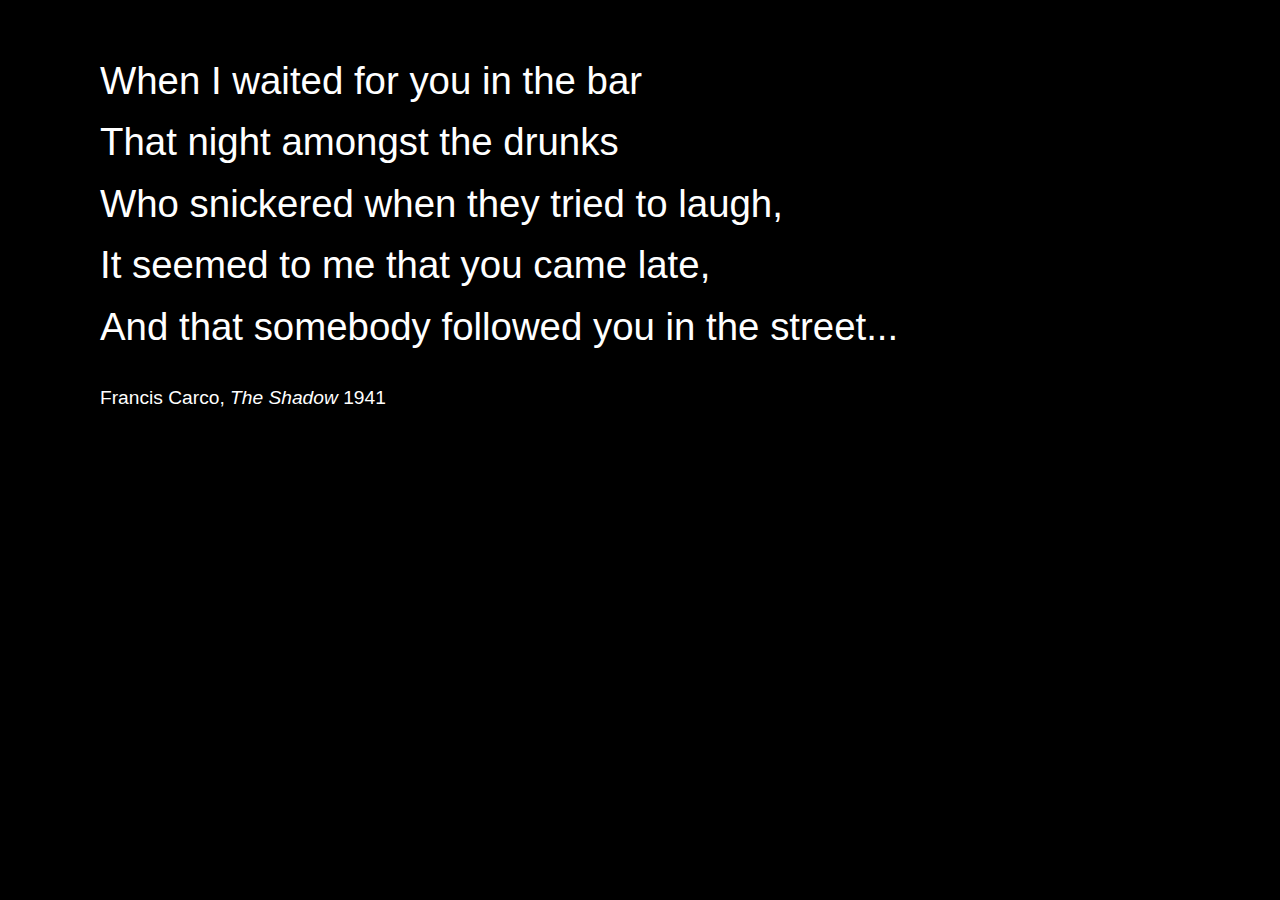
<file: unit_1/index.html>
<!DOCTYPE html>
<html>
<head>
	<title> Paris, Paris</title>
	<link rel="stylesheet" href="css/main.css" type="text/css">
</head>	
<body>
	
	<h1>When I waited for you in the bar<br>
	That night amongst the drunks<br>
	Who snickered when they tried to laugh,<br>
	It seemed to me that you came late,<br>
	And that somebody followed you in the street...</h1>

	<p>Francis Carco, <em>The Shadow </em>1941</p>

</body>
</html>
</file>
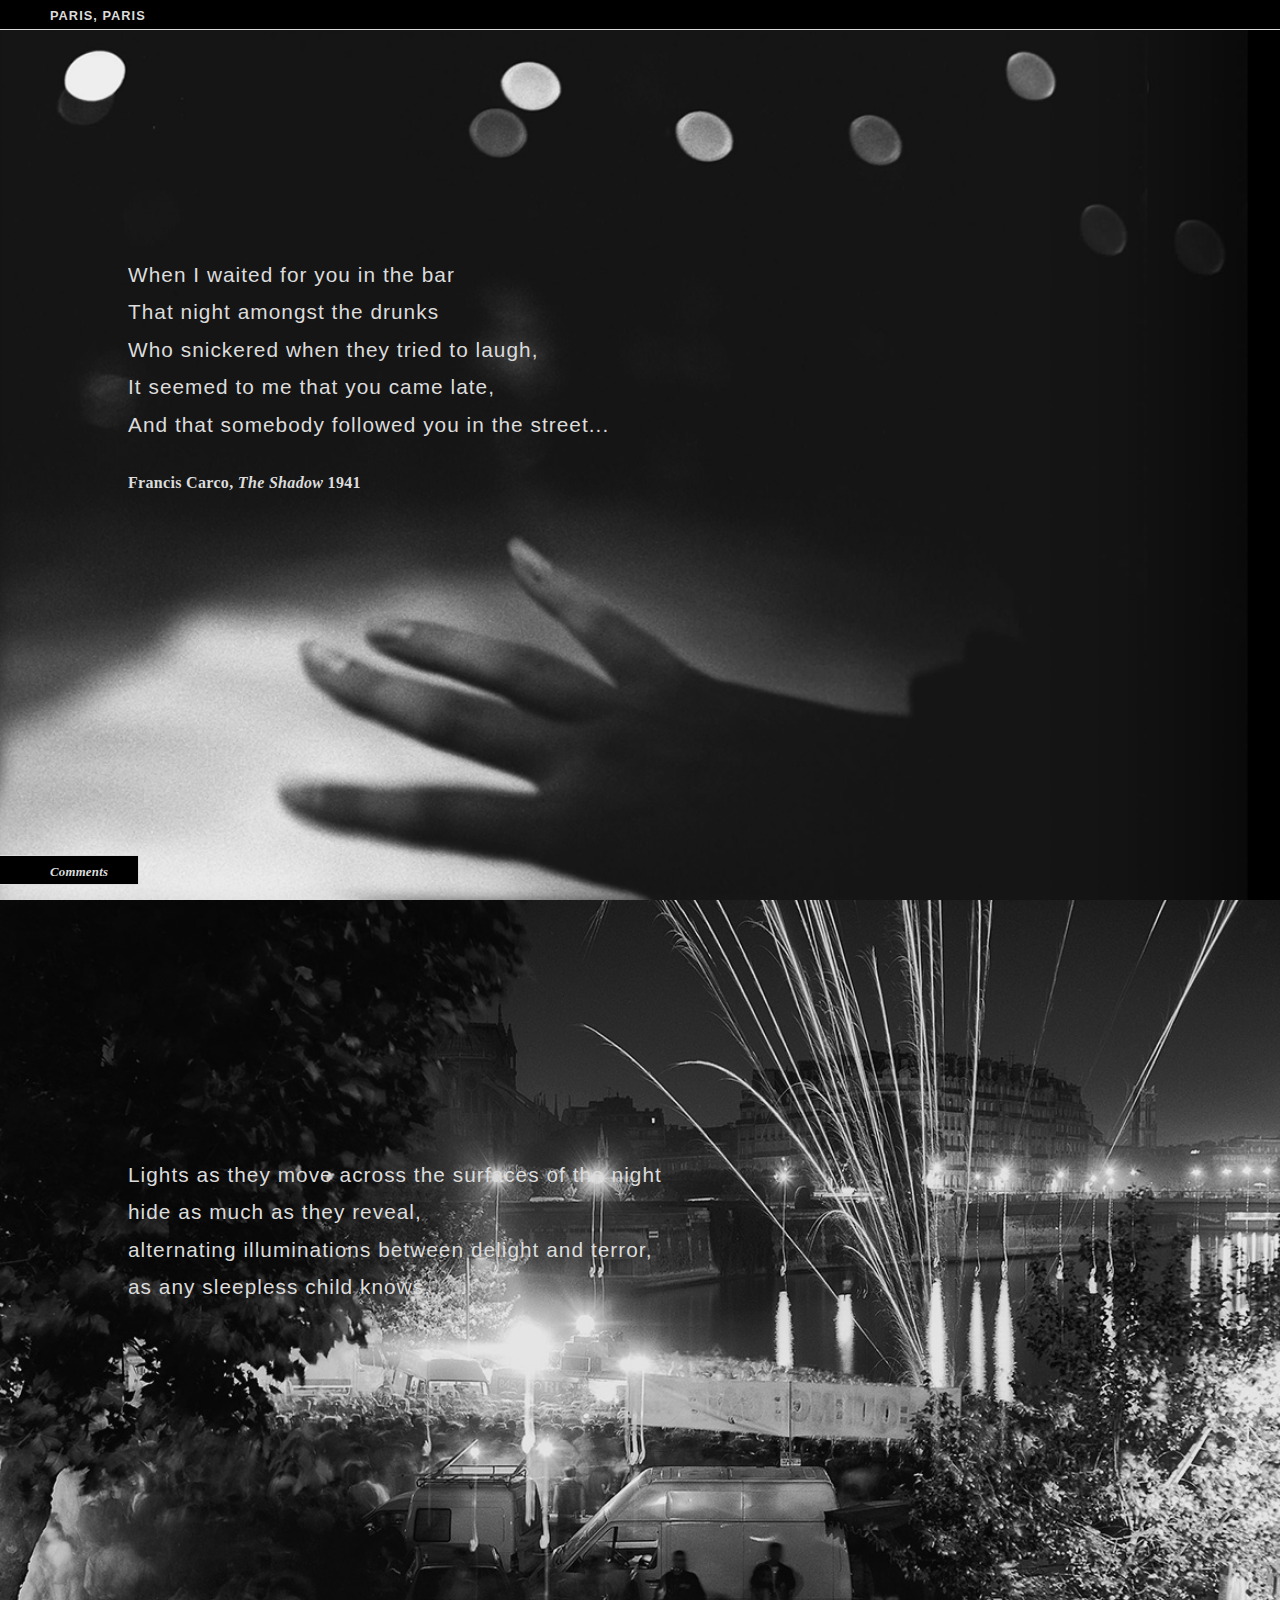
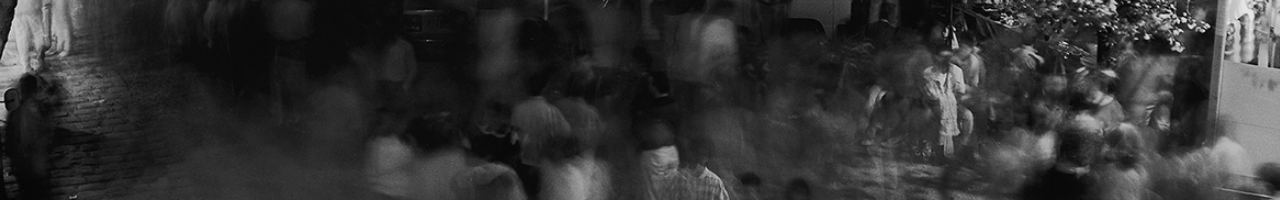
<file: unit_5/index.html>
<!DOCTYPE html>
<html>
<head>
	<title> Paris, Paris</title>
	<link rel="stylesheet" type="text/css" href="css/style.css" >
</head>	
<body>

	<div class="mother-container">
	<nav class="topnav-menu">PARIS, PARIS</nav>

	
	<header class="section" id="intro-dreamyhand"> 
	<h1 class="intro"> When I waited for you in the bar<br>
	That night amongst the drunks<br>
	Who snickered when they tried to laugh,<br>
	It seemed to me that you came late,<br>
	And that somebody followed you in the street...</h1>

	<h2 class="AuthRef"> Francis Carco, <em>The Shadow </em>1941</h2>
	</header>


	<header class="section" id="intro2-fireworks">
	<h1 class="intro"> Lights as they move across the surfaces of the night<br>
	hide as much as they reveal, <br>
	alternating illuminations between delight and terror,<br>
	as any sleepless child knows.</h1>
	</header>

	

	
	<footer class="footernav-comments"><em>Comments<em></footer>
	
	</div>
</body>
</html>
</file>
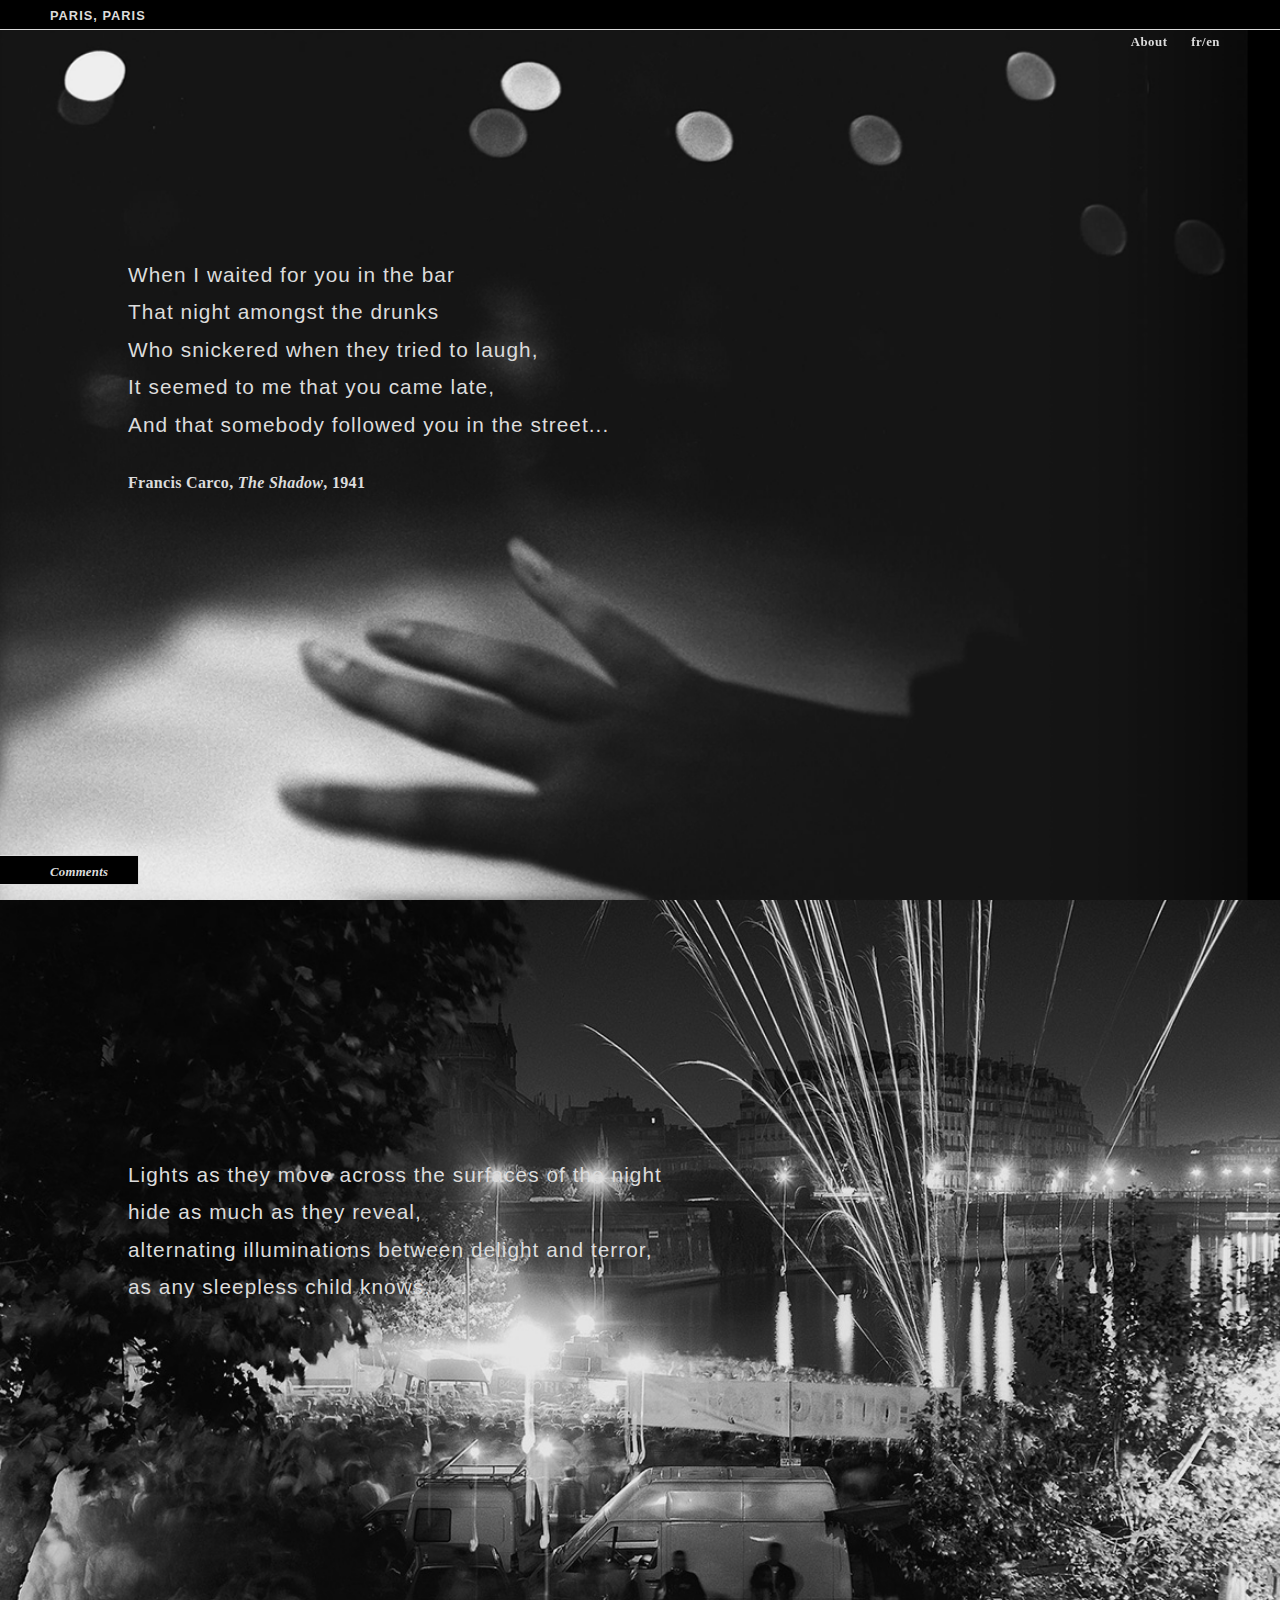
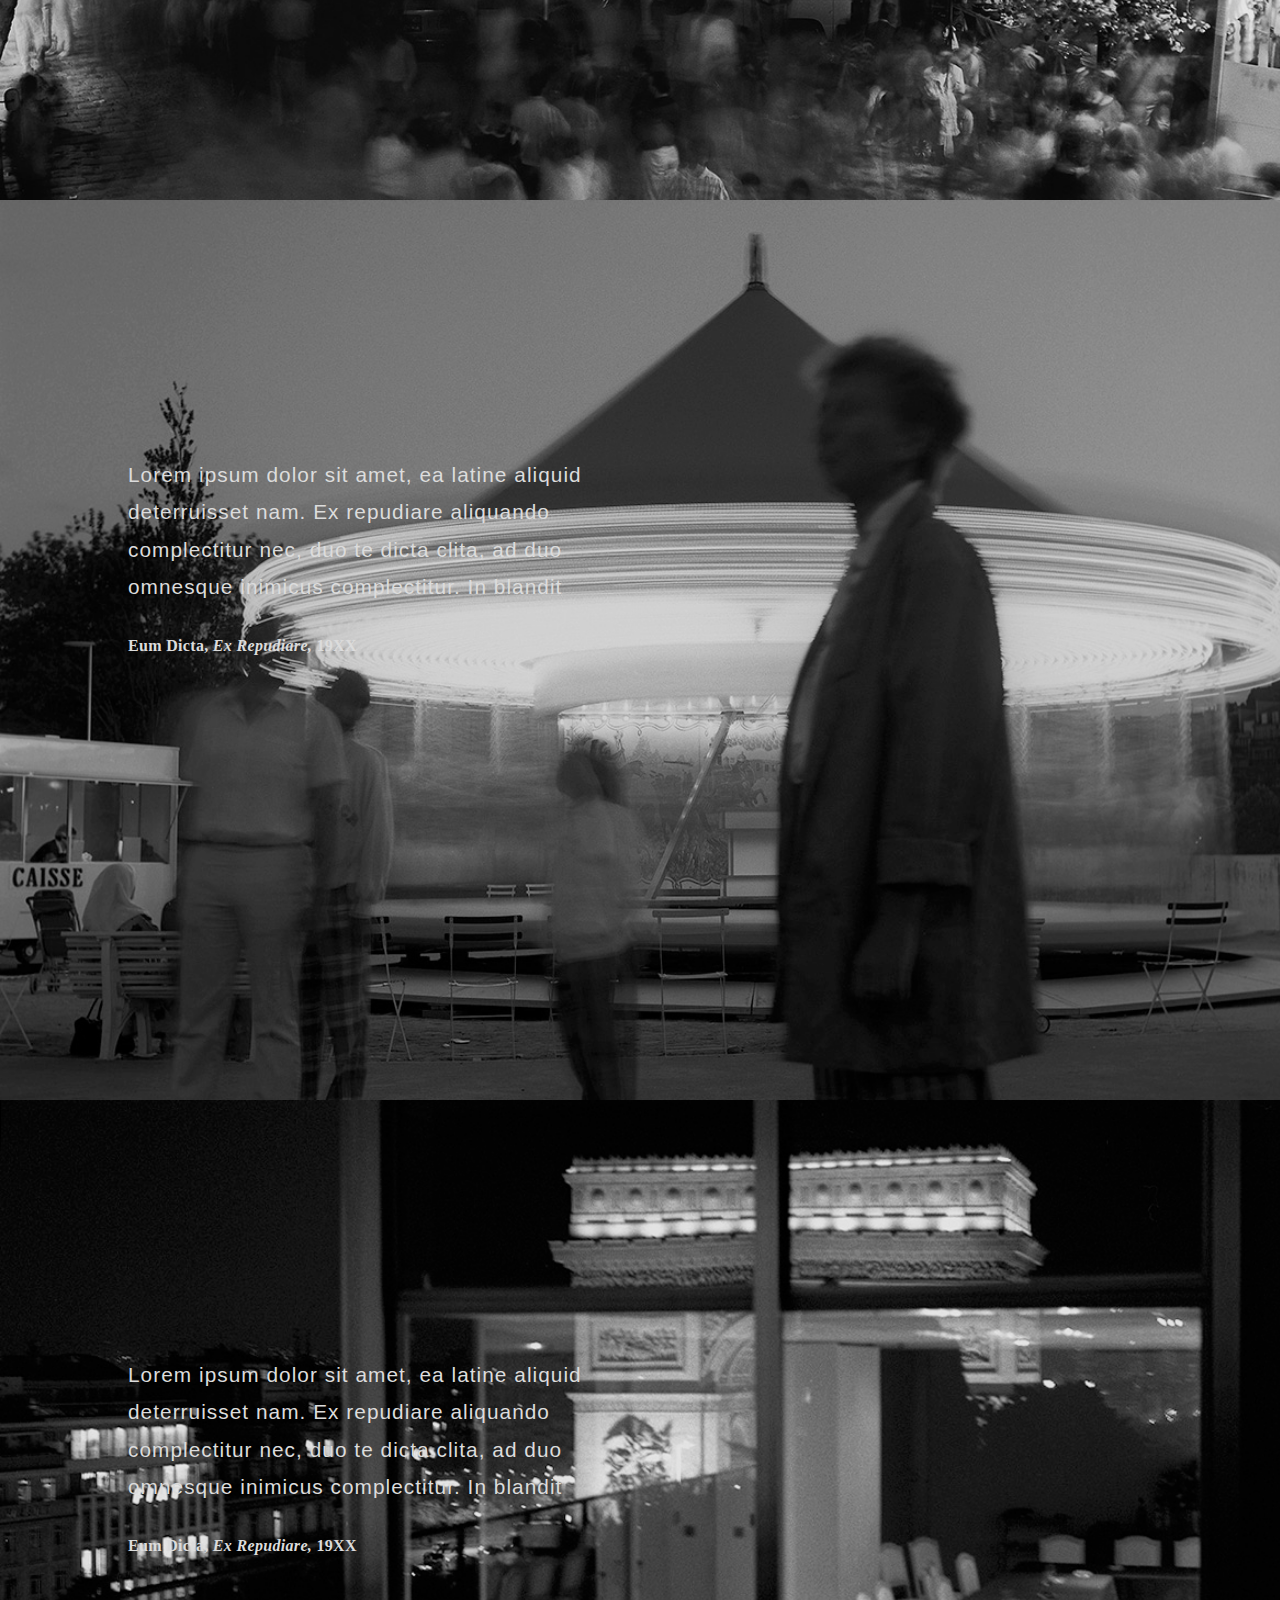
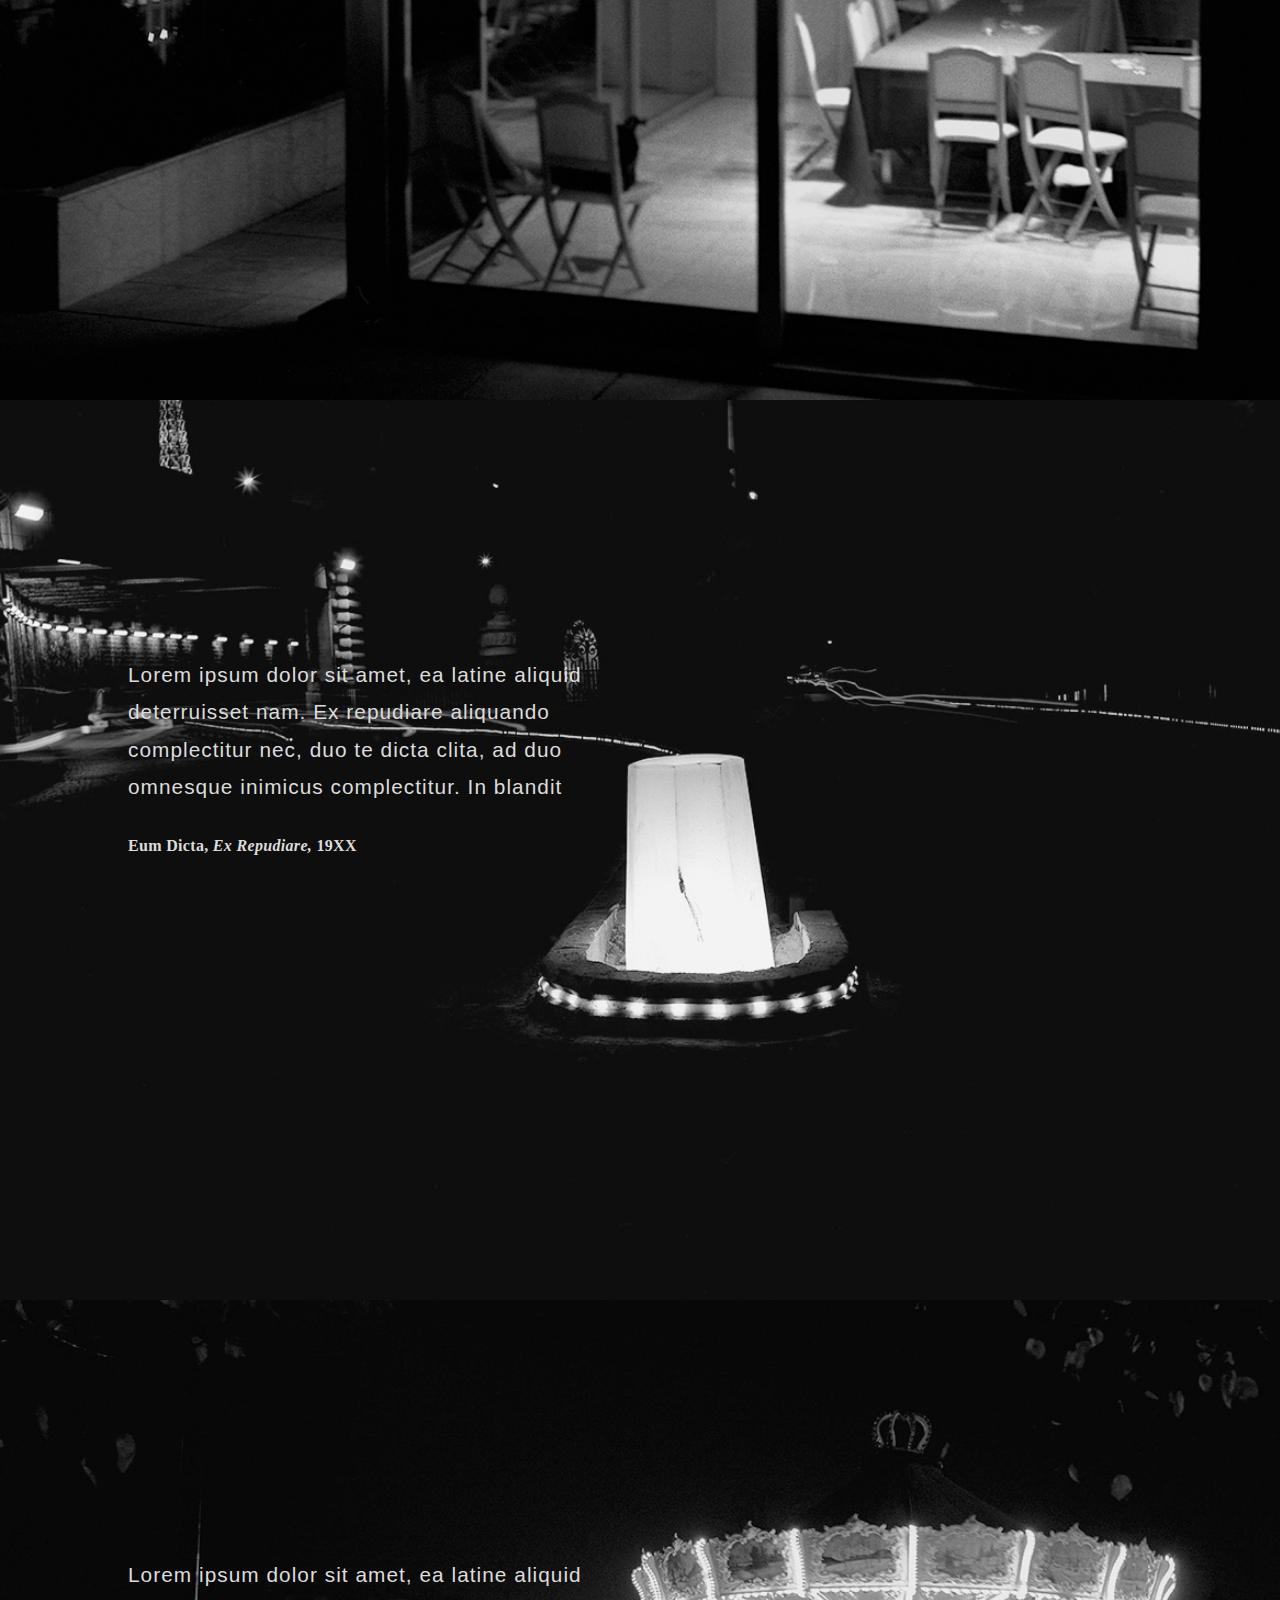
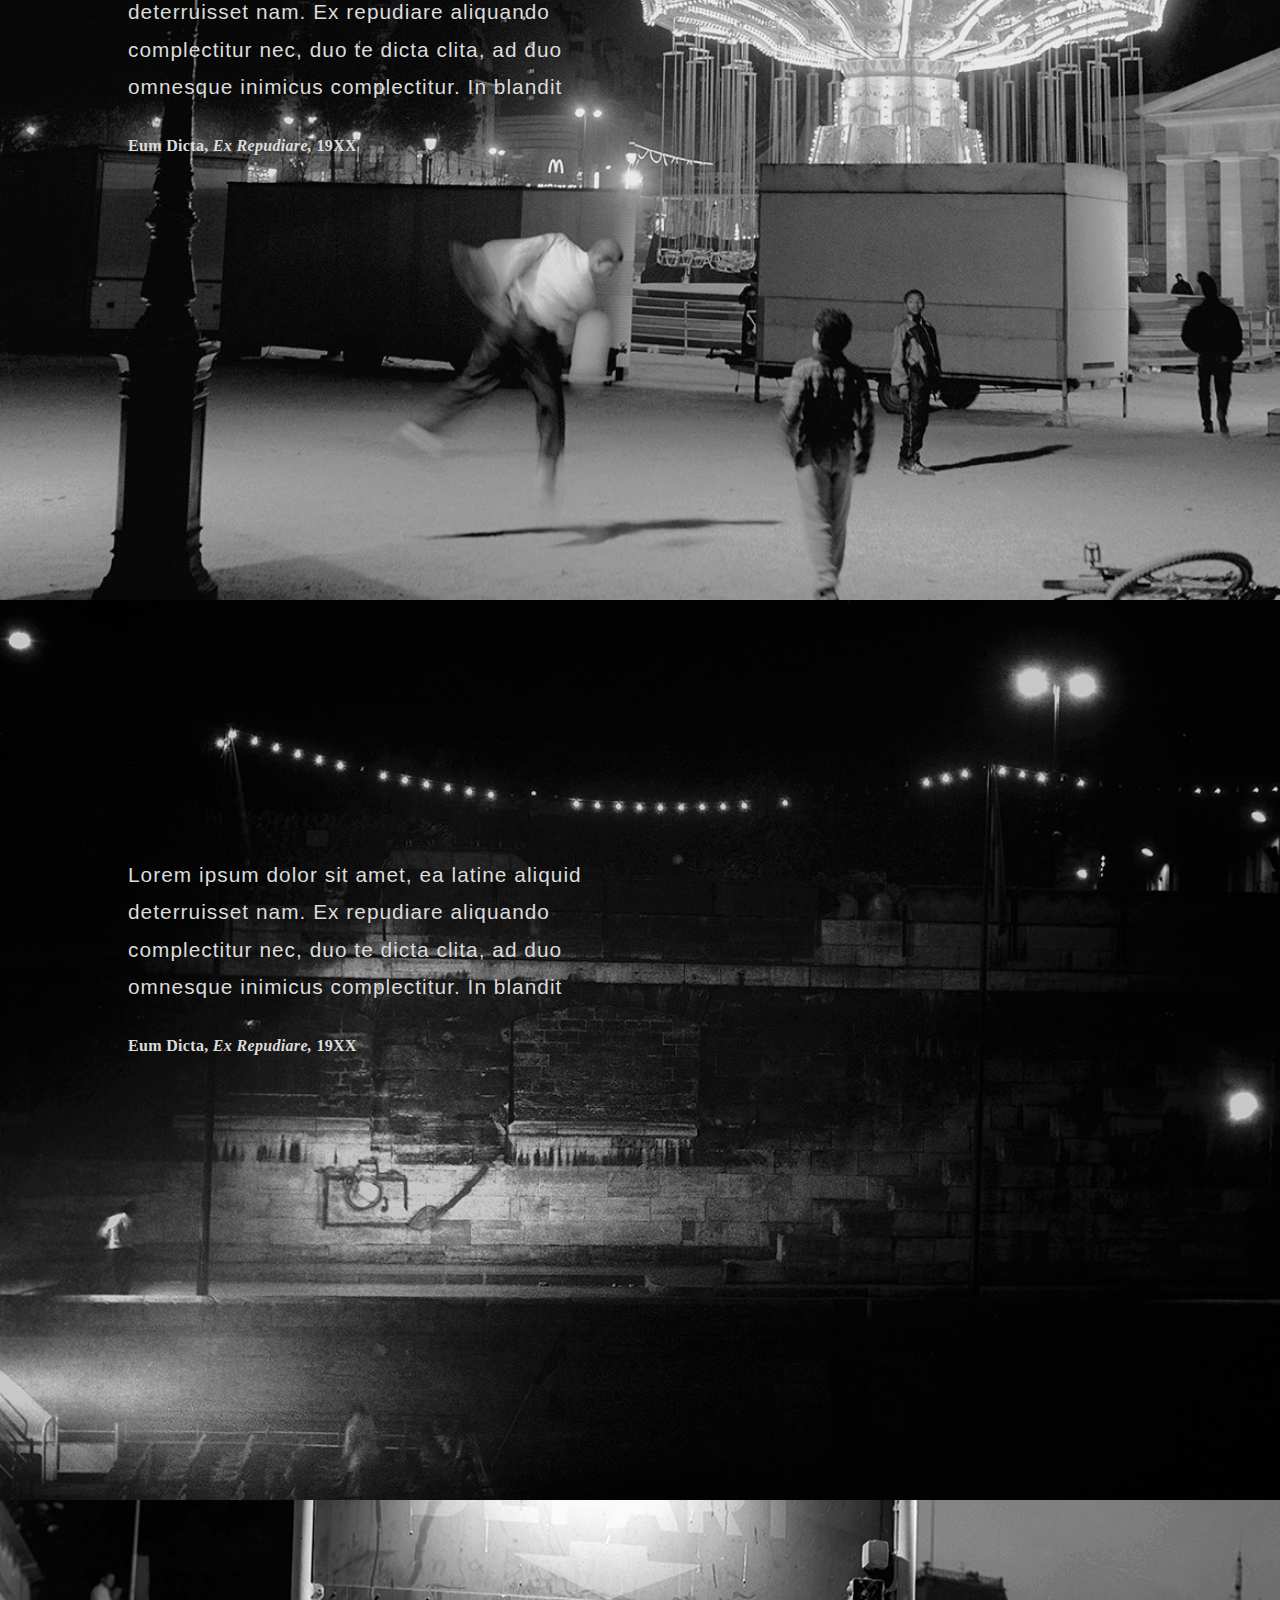
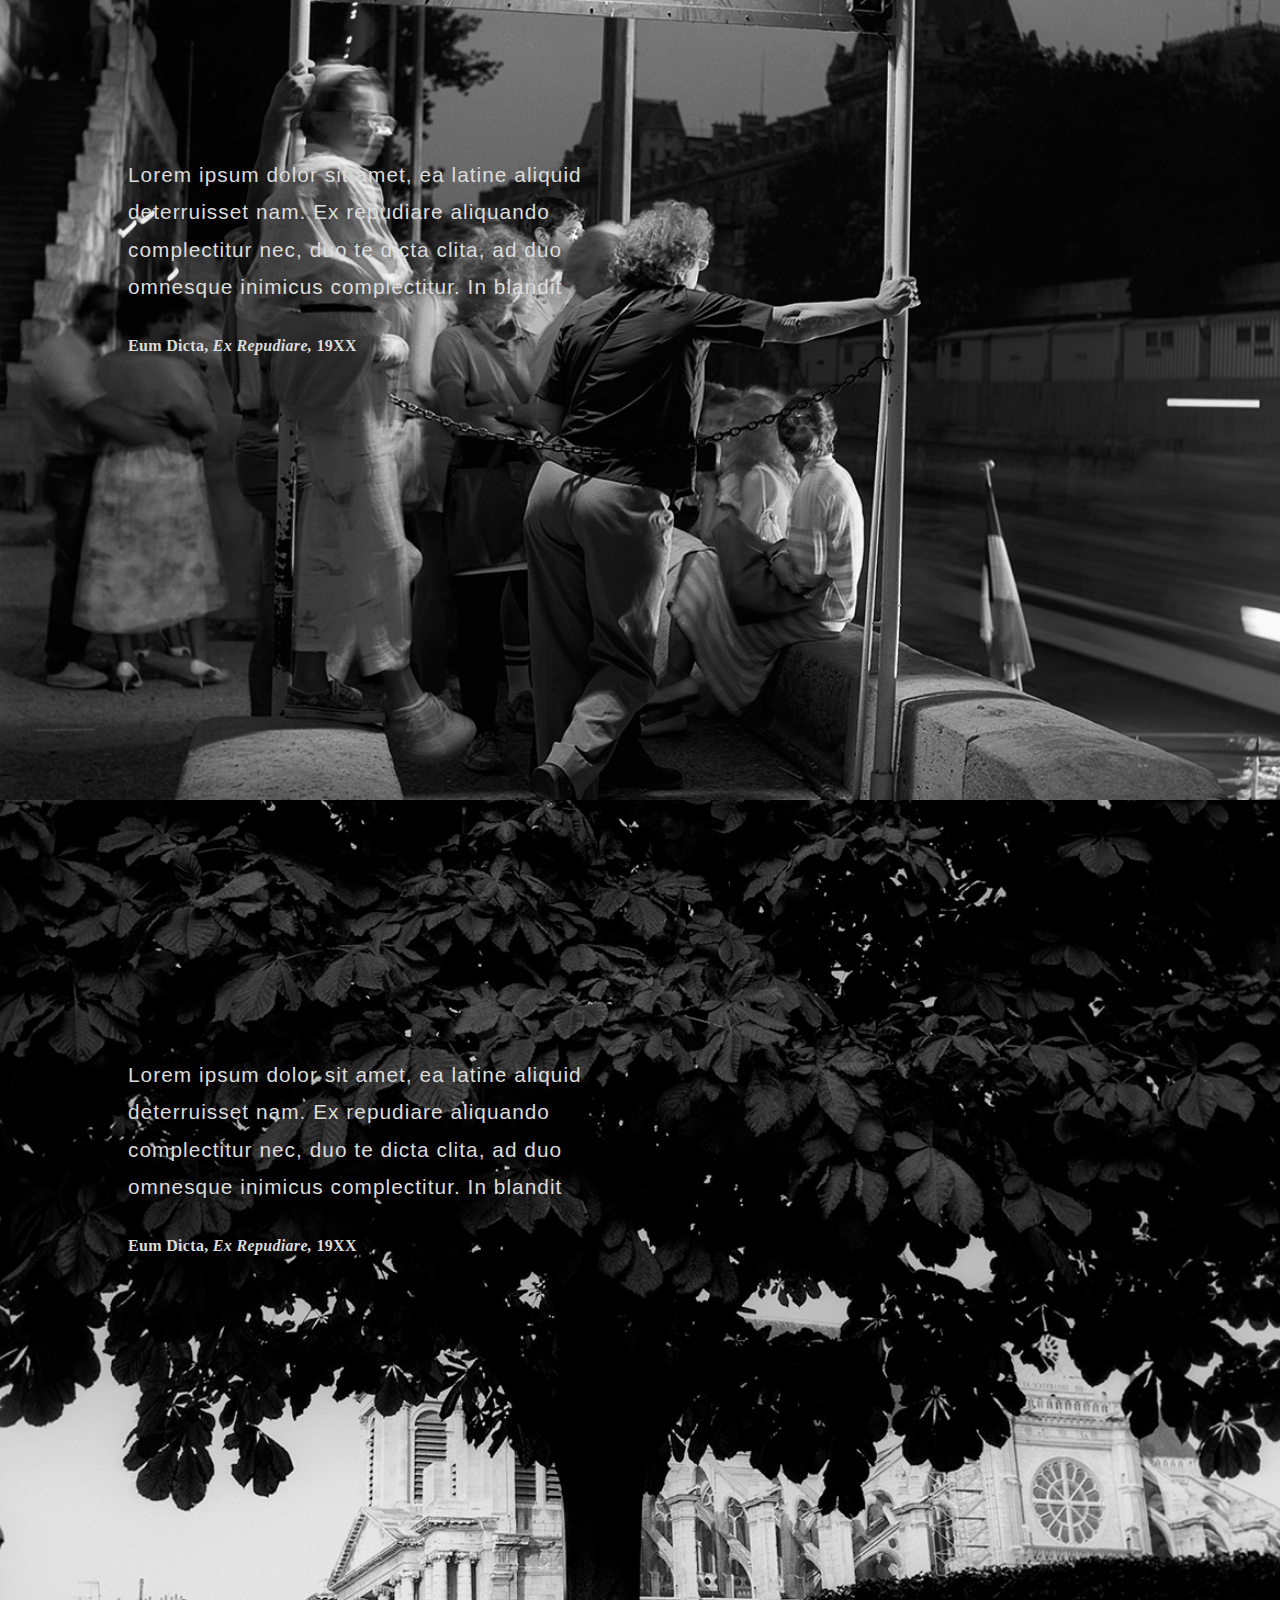
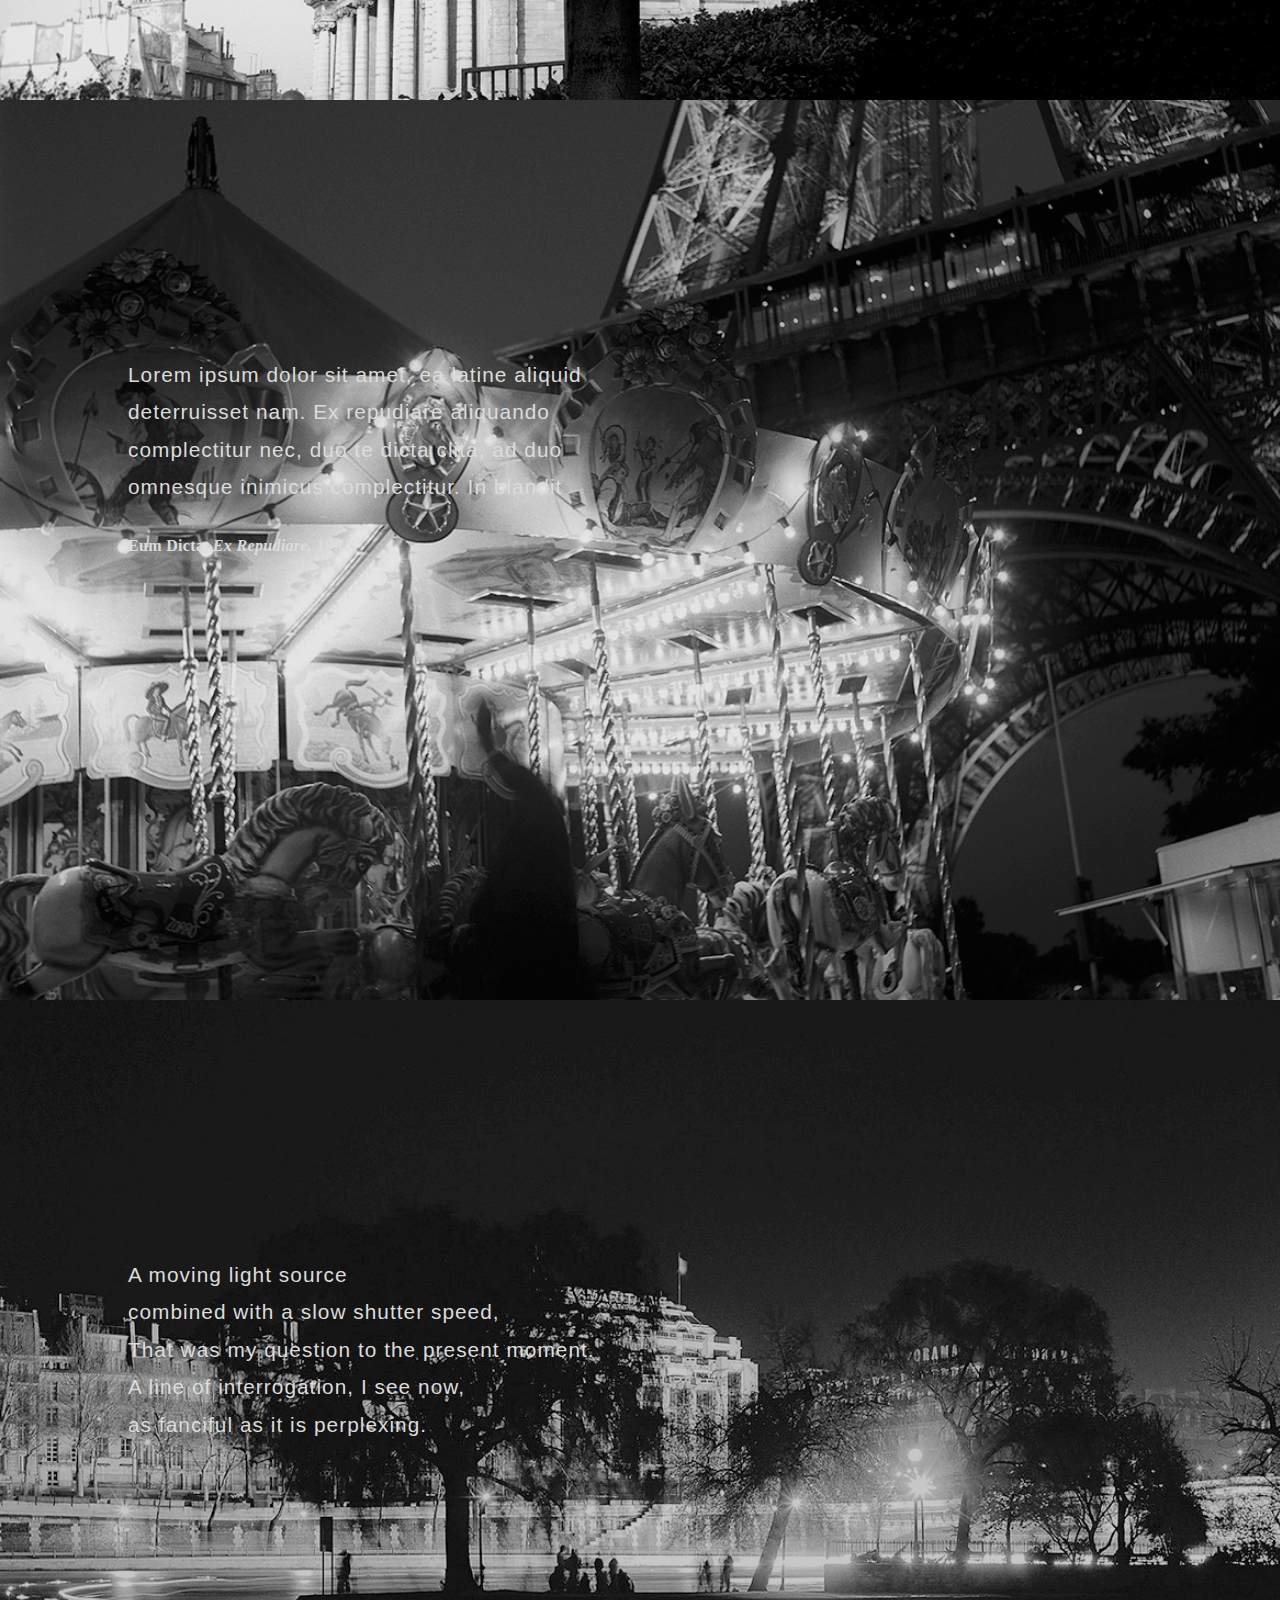
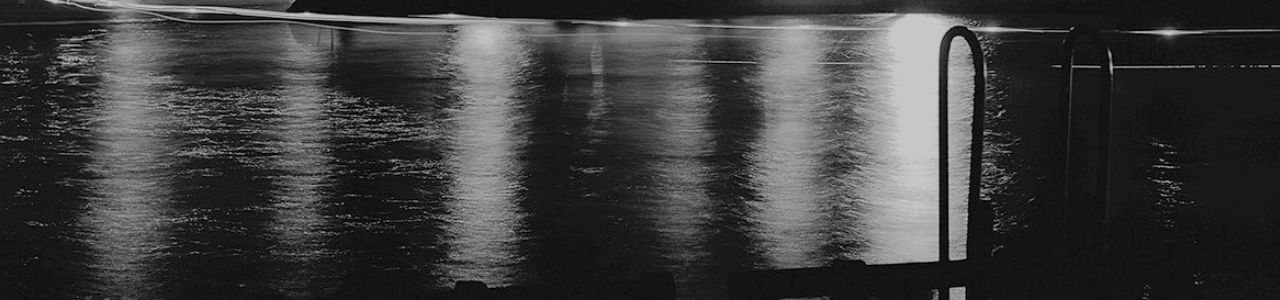
<file: unit_6/index.html>
<!DOCTYPE html>
<html>
<head>
	<title> Paris, Paris</title>
	<link rel="stylesheet" type="text/css" href="css/style.css" >
</head>	
<body>

 <div class="mother-container">

	<nav class="topnav-menu">PARIS, PARIS</nav>
	<nav class="topnav-right">
	<a href="about.html">About</a> 
	<a href="index_fr.html">fr/en</a>
	</nav>

	
	<header class="section" id="intro-dreamyhand"> 
	<h1 class="intro"> When I waited for you in the bar<br>
	That night amongst the drunks<br>
	Who snickered when they tried to laugh,<br>
	It seemed to me that you came late,<br>
	And that somebody followed you in the street...</h1>

	<h2 class="AuthRef"> Francis Carco, <em>The Shadow</em>, 1941</h2>
	</header>


	<header class="section" id="intro2-fireworks">
	<h1 class="intro"> Lights as they move across the surfaces of the night<br>
	hide as much as they reveal, <br>
	alternating illuminations between delight and terror,<br>
	as any sleepless child knows.</h1>
	</header>

	<header class="section" id="intro3-merrygoround">
	<h1 class="intro"> Lorem ipsum dolor sit amet, ea latine aliquid <br>
	deterruisset nam. Ex repudiare aliquando<br>
	complectitur nec, duo te dicta clita, ad duo<br>
	omnesque inimicus complectitur. In blandit</h1>


	<h2 class="AuthRef">Eum Dicta, <em>Ex Repudiare,</em> 19XX </h2>
	</header>

	<header class="section" id="intro4-arcdetriomphe3">
	<h1 class="intro"> Lorem ipsum dolor sit amet, ea latine aliquid <br>
	deterruisset nam. Ex repudiare aliquando<br>
	complectitur nec, duo te dicta clita, ad duo<br>
	omnesque inimicus complectitur. In blandit</h1>


	<h2 class="AuthRef">Eum Dicta, <em>Ex Repudiare,</em> 19XX </h2>
	</header>

	<header class="section" id="intro5-voiepompidou">
	<h1 class="intro"> Lorem ipsum dolor sit amet, ea latine aliquid <br>
	deterruisset nam. Ex repudiare aliquando<br>
	complectitur nec, duo te dicta clita, ad duo<br>
	omnesque inimicus complectitur. In blandit</h1>


	<h2 class="AuthRef">Eum Dicta, <em>Ex Repudiare,</em> 19XX </h2>
	</header>

	<header class="section" id="intro6-stalingrad">
	<h1 class="intro"> Lorem ipsum dolor sit amet, ea latine aliquid <br>
	deterruisset nam. Ex repudiare aliquando<br>
	complectitur nec, duo te dicta clita, ad duo<br>
	omnesque inimicus complectitur. In blandit</h1>


	<h2 class="AuthRef">Eum Dicta, <em>Ex Repudiare,</em> 19XX </h2>
	</header>

	<header class="section" id="intro7-camera">
	<h1 class="intro"> Lorem ipsum dolor sit amet, ea latine aliquid <br>
	deterruisset nam. Ex repudiare aliquando<br>
	complectitur nec, duo te dicta clita, ad duo<br>
	omnesque inimicus complectitur. In blandit</h1>


	<h2 class="AuthRef">Eum Dicta, <em>Ex Repudiare,</em> 19XX </h2>
	</header>

	<header class="section" id="intro8-tourists">
	<h1 class="intro"> Lorem ipsum dolor sit amet, ea latine aliquid <br>
	deterruisset nam. Ex repudiare aliquando<br>
	complectitur nec, duo te dicta clita, ad duo<br>
	omnesque inimicus complectitur. In blandit</h1>


	<h2 class="AuthRef">Eum Dicta, <em>Ex Repudiare,</em> 19XX </h2>
	</header>

	<header class="section" id="intro9-steustache">
	<h1 class="intro"> Lorem ipsum dolor sit amet, ea latine aliquid <br>
	deterruisset nam. Ex repudiare aliquando<br>
	complectitur nec, duo te dicta clita, ad duo<br>
	omnesque inimicus complectitur. In blandit</h1>


	<h2 class="AuthRef">Eum Dicta, <em>Ex Repudiare,</em> 19XX </h2>
	</header>

	<header class="section" id="intro10-toureiffel">
	<h1 class="intro"> Lorem ipsum dolor sit amet, ea latine aliquid <br>
	deterruisset nam. Ex repudiare aliquando<br>
	complectitur nec, duo te dicta clita, ad duo<br>
	omnesque inimicus complectitur. In blandit</h1>


	<h2 class="AuthRef">Eum Dicta, <em>Ex Repudiare,</em> 19XX </h2>
	</header>

	<header class="section" id="intro11-lasamaritaine">
	<h1 class="intro"> A moving light source<br>
	combined with a slow shutter speed,<br>
	That was my question to the present moment. <br>
	A line of interrogation, I see now,<br>
	as fanciful as it is perplexing.</h1>


	
	<footer class="footernav-comments"><em>Comments<em></footer>
	
</div>
</body>
</html>
</file>
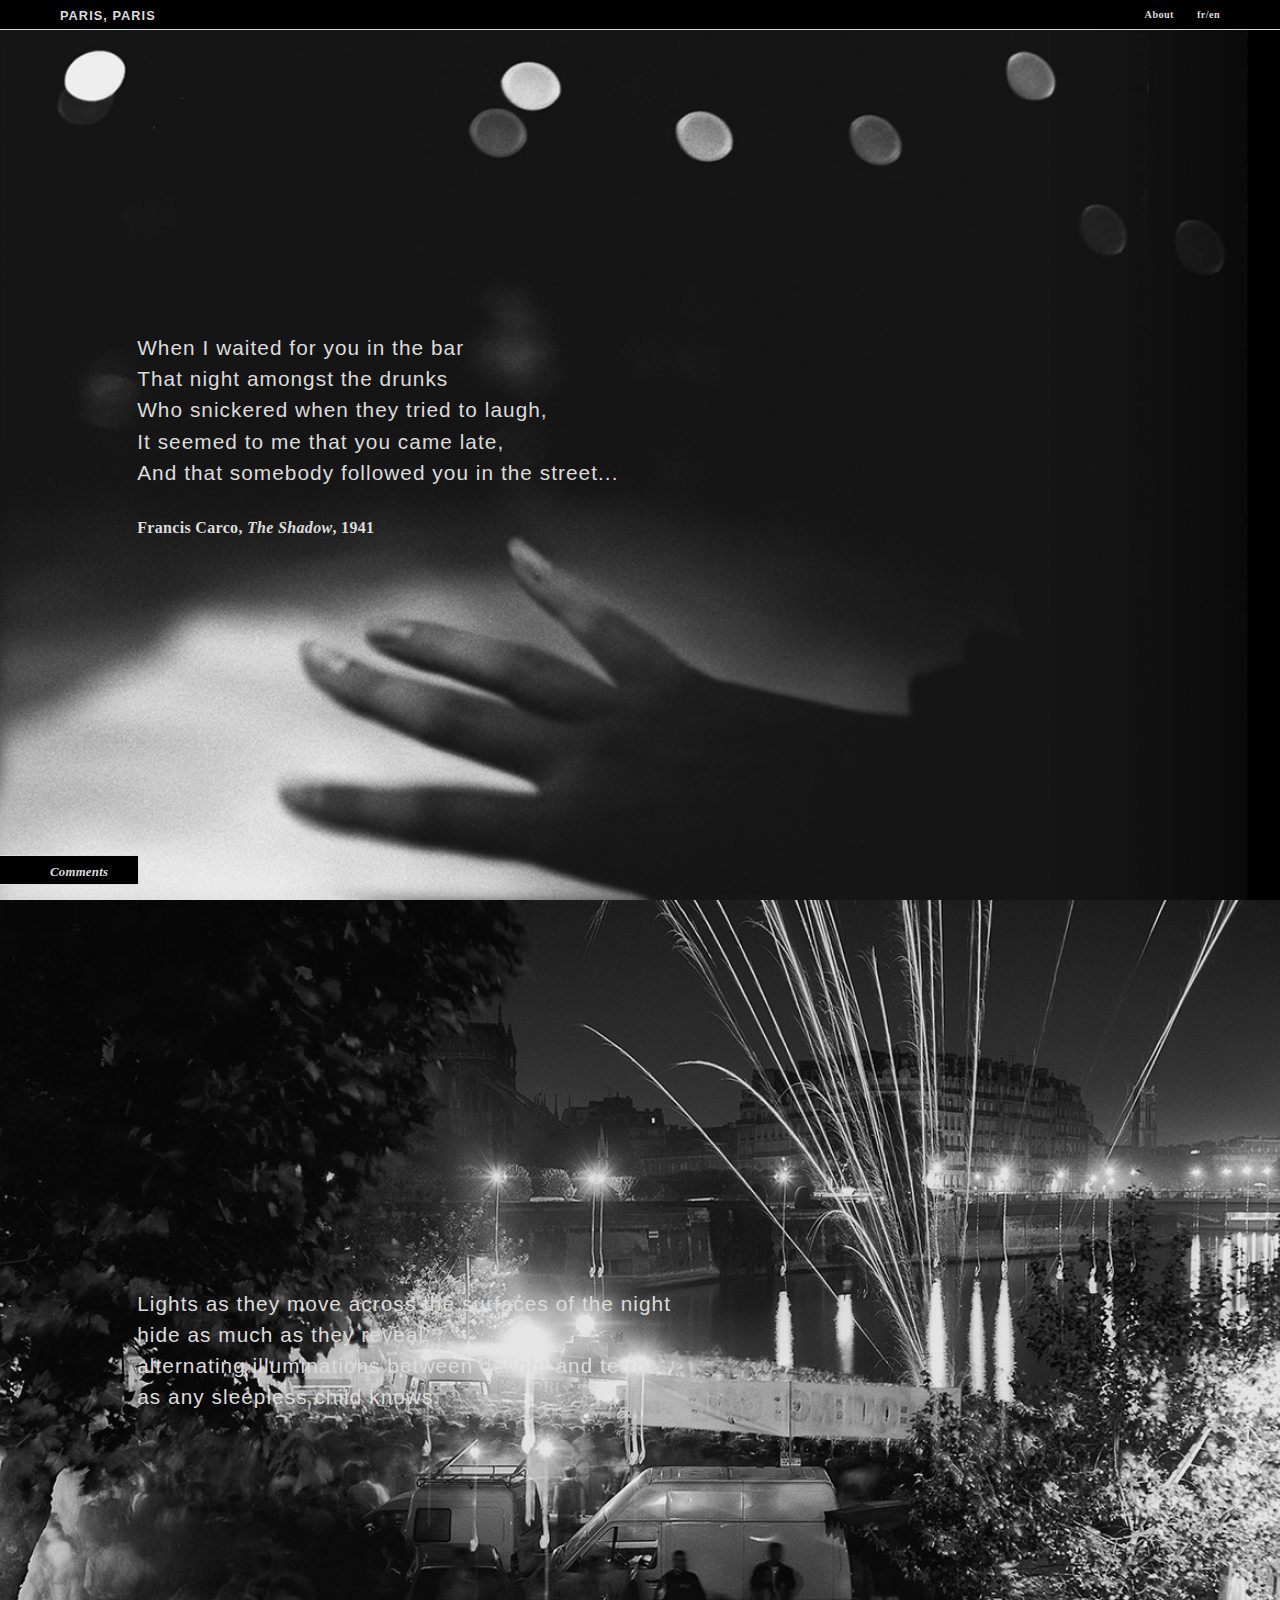
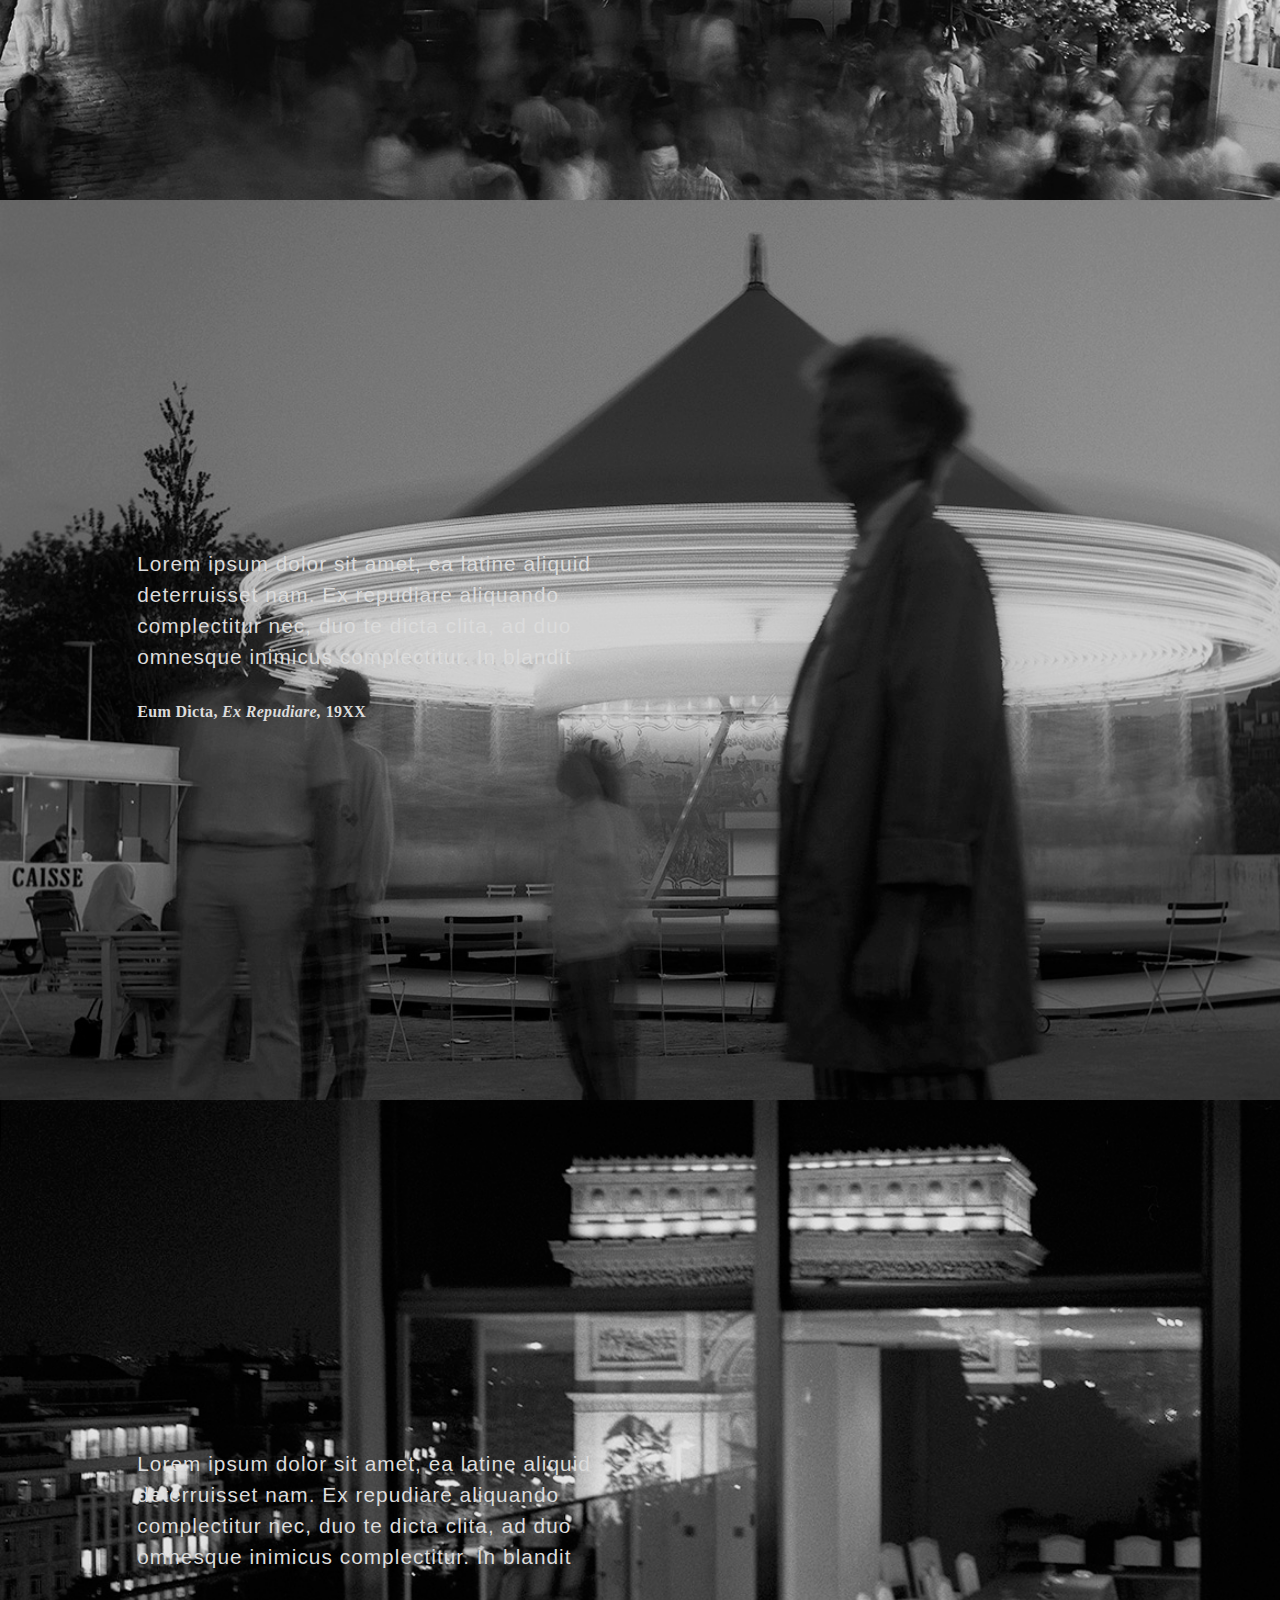
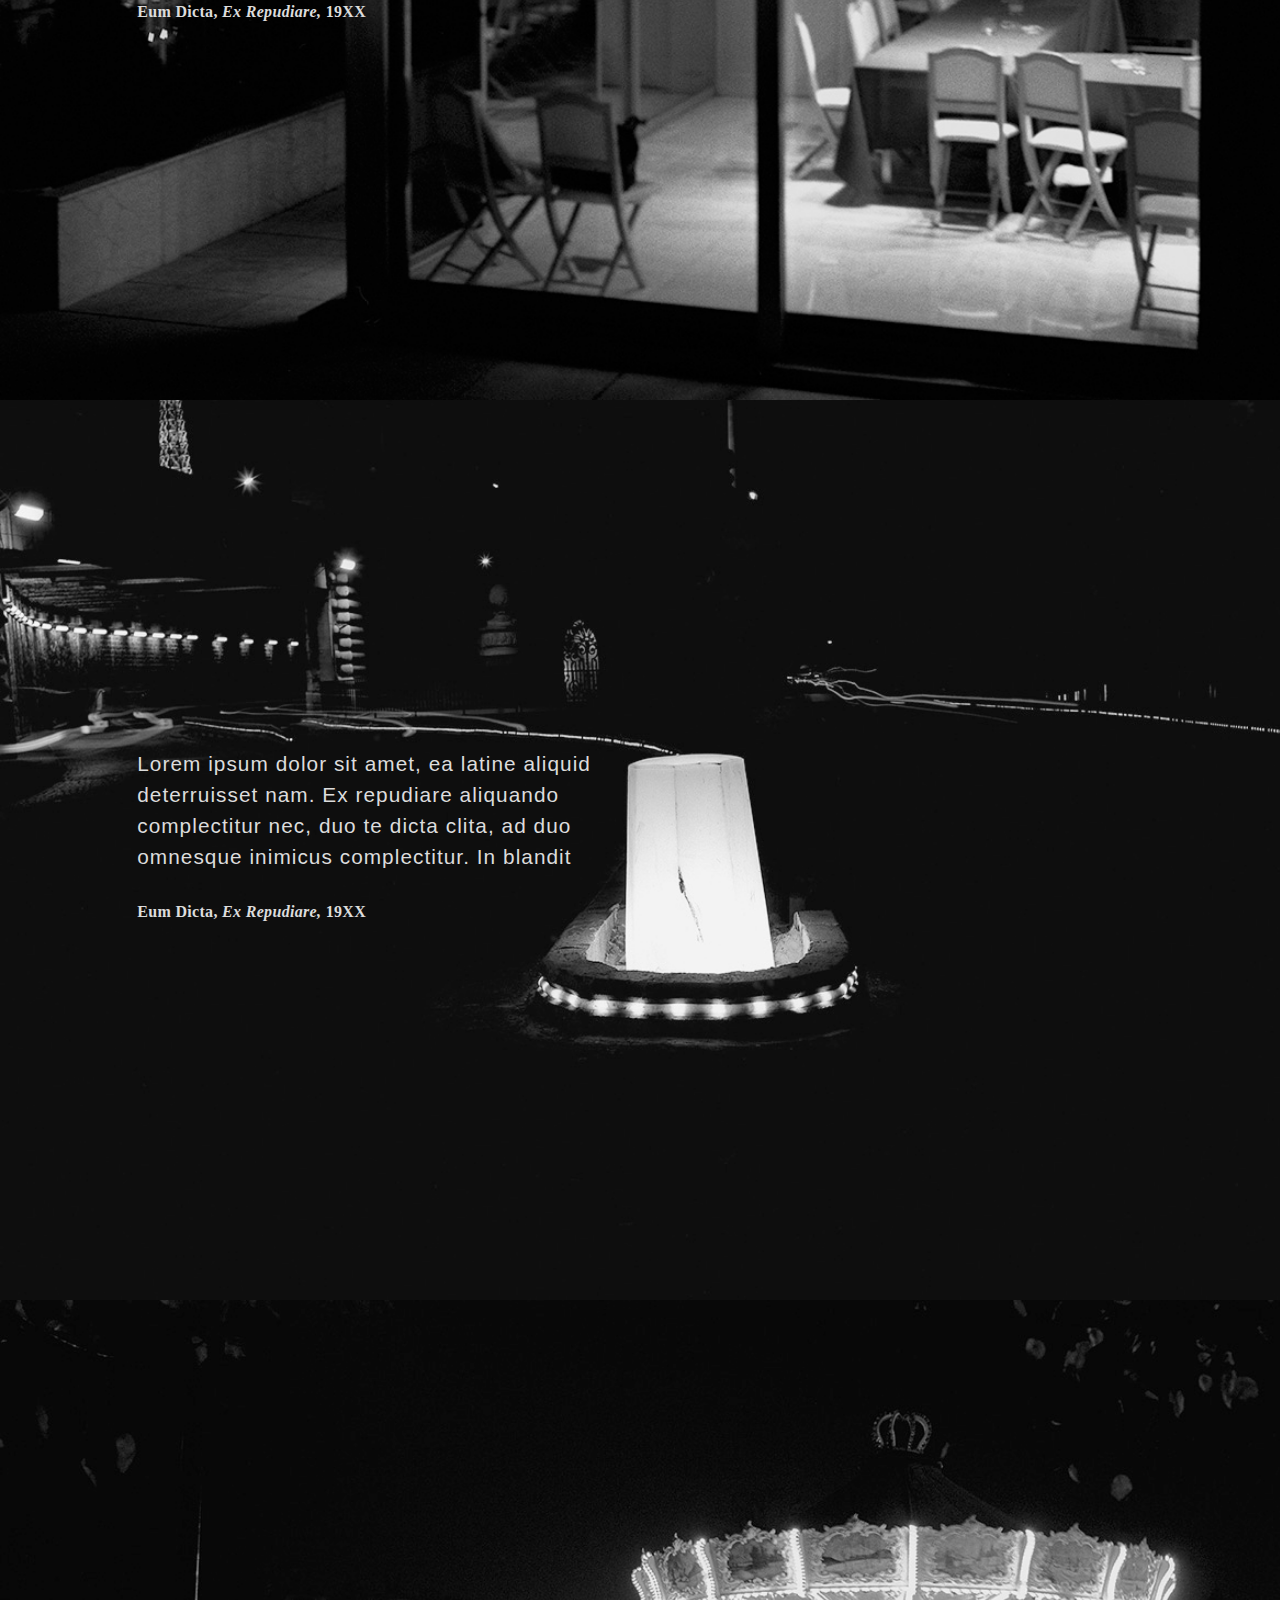
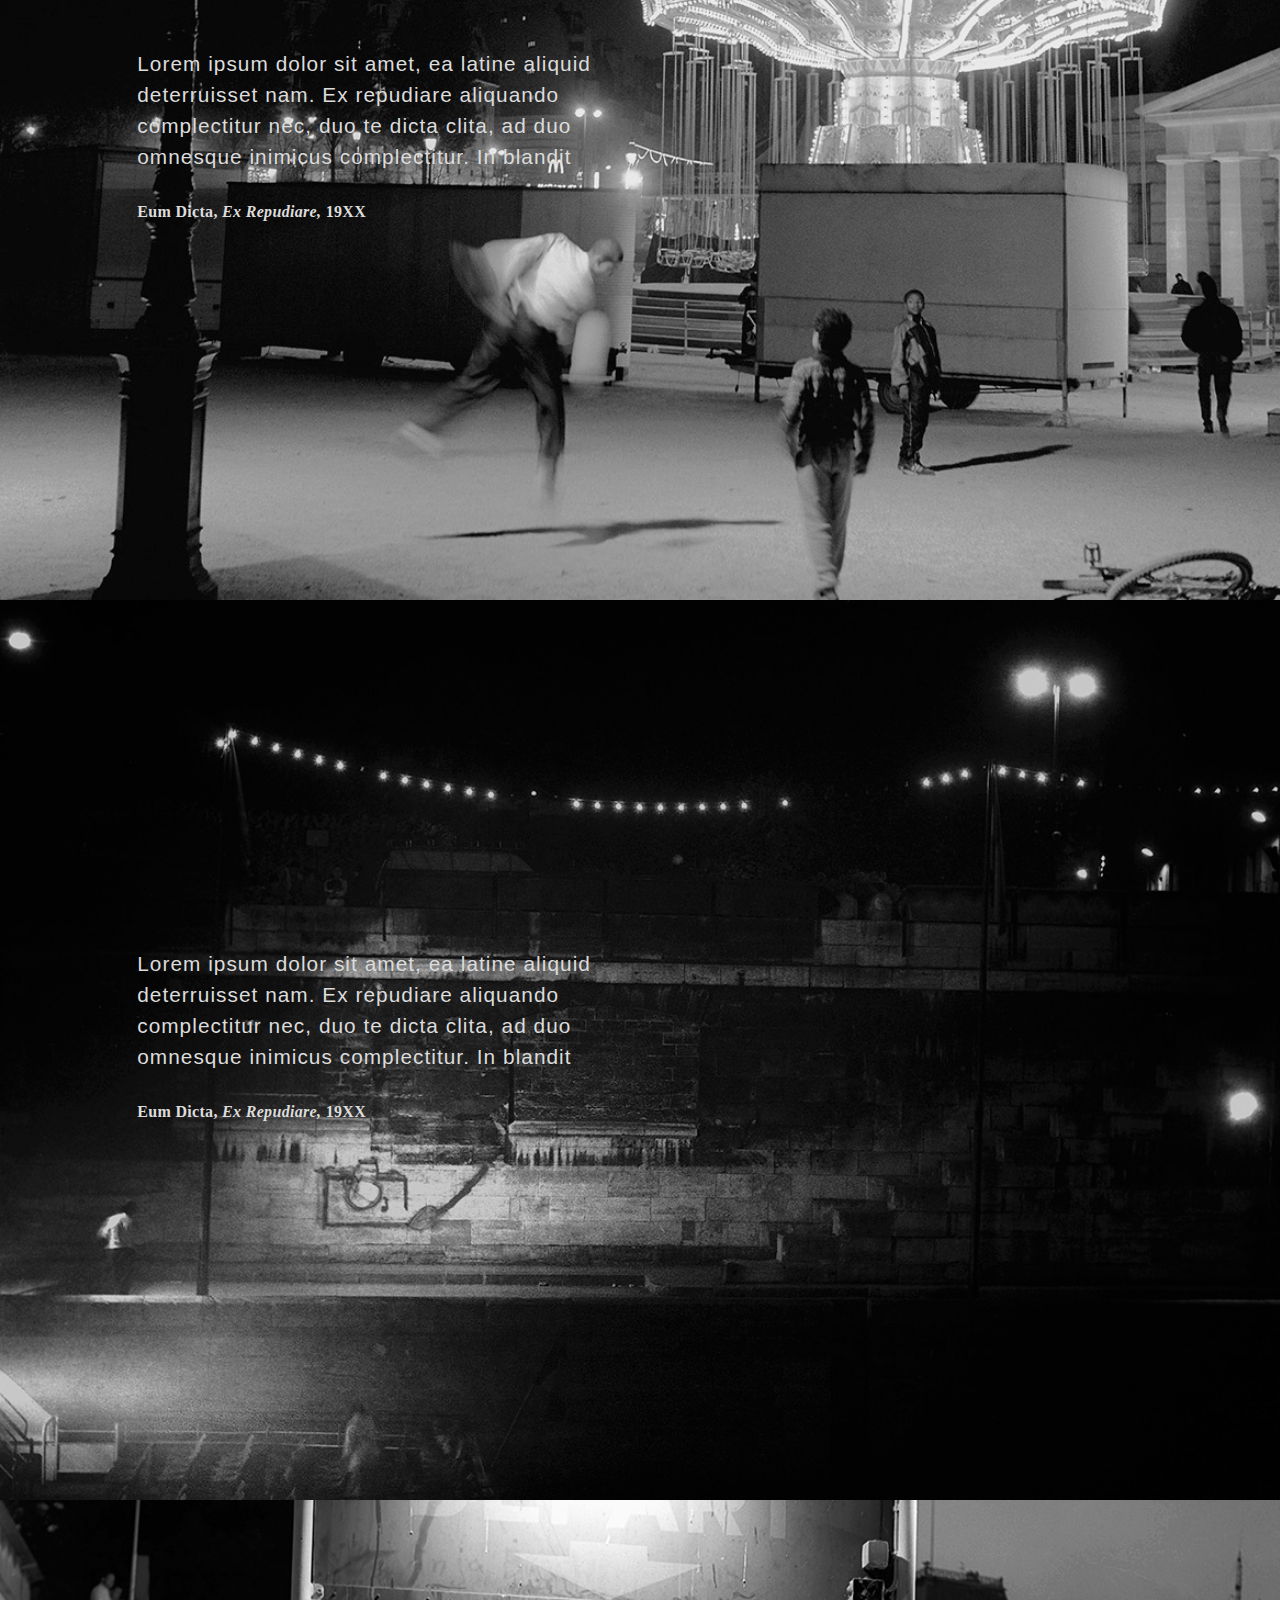
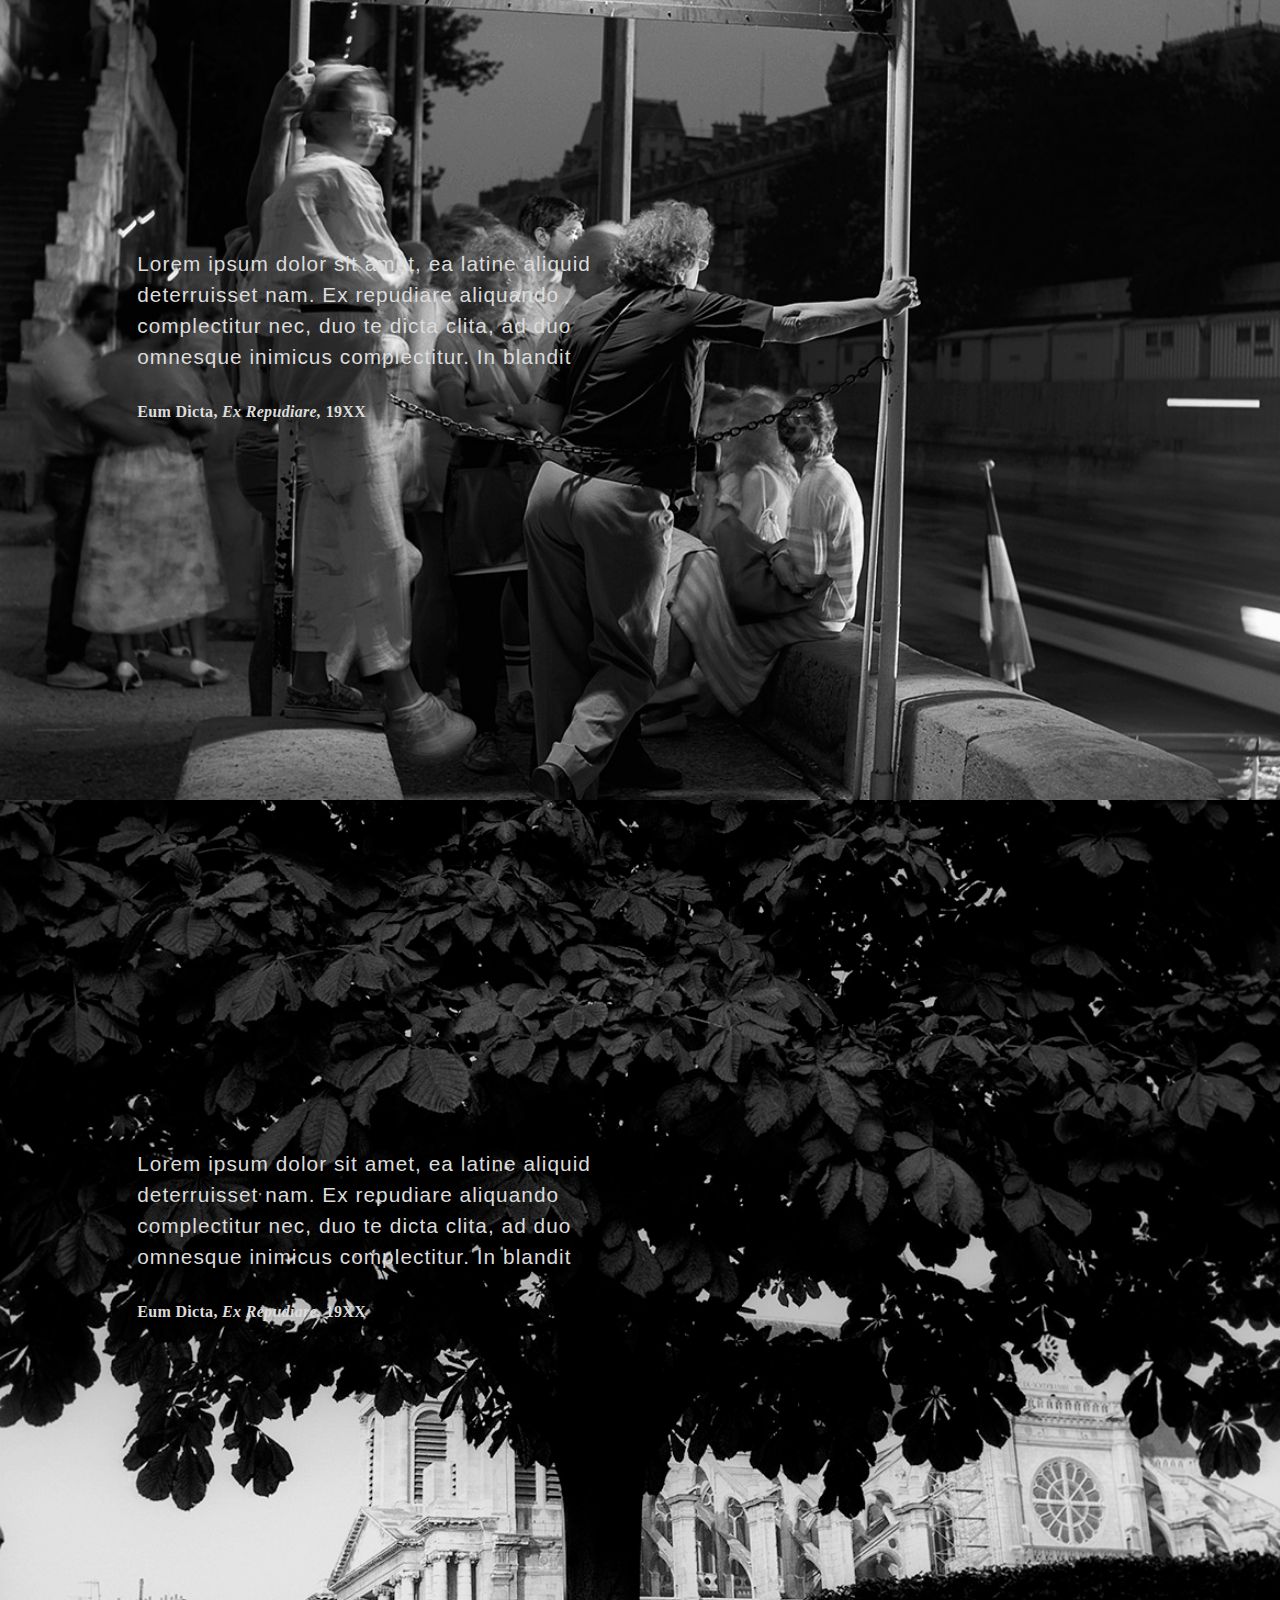
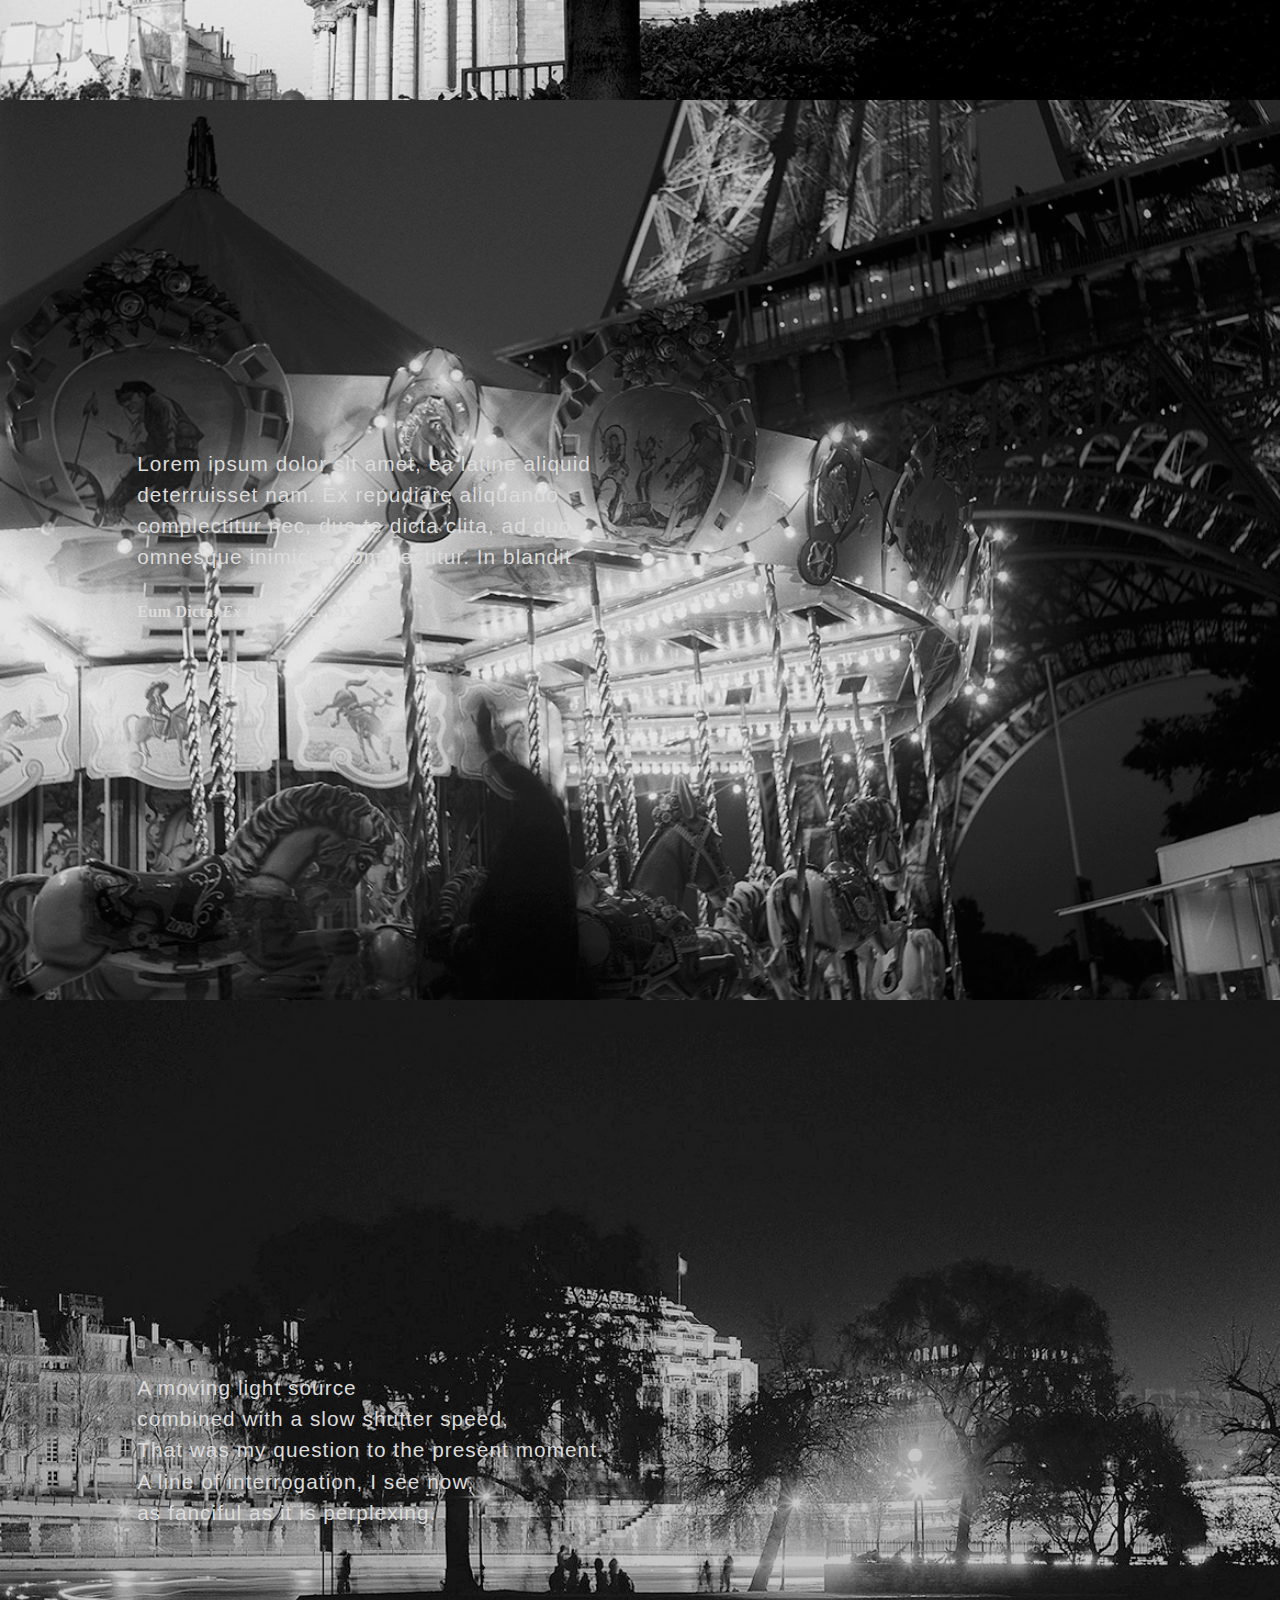
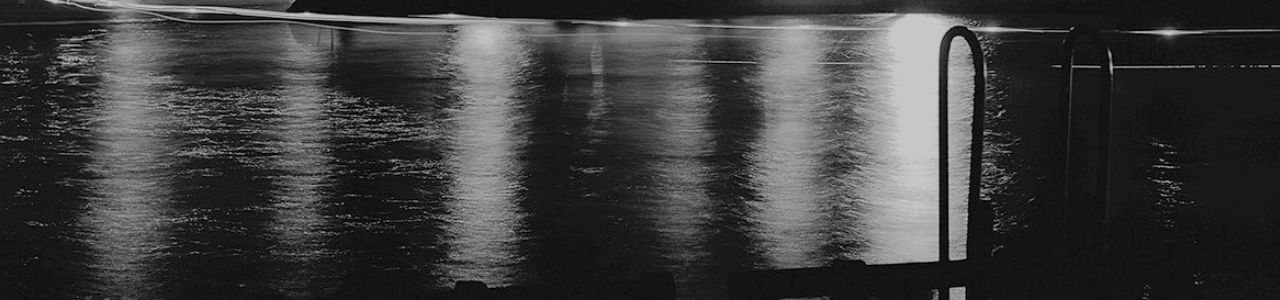
<file: unit_8/index.html>
<!DOCTYPE html>
<html>
<head>
	<title>Paris, Paris</title>
	<link href="css/style.css" rel="stylesheet" type="text/css">
	<meta name="viewport" content="width=device-width, initial-scale=1">
</head>
<body>
	<div class="mother-container">
			<nav class="topnav-menu">
			<a href="index.html">PARIS, PARIS</a>
			<nav class="topnav-right">
				<a href="about.html">About</a> <a href="index_fr.html">fr/en</a>
			</nav></nav>
		<header class="section" id="intro-dreamyhand">
			<div class="section-introtxt">
				<h1 class="intro">When I waited for you in the bar<br>
				That night amongst the drunks<br>
				Who snickered when they tried to laugh,<br>
				It seemed to me that you came late,<br>
				And that somebody followed you in the street...</h1>
				<h2 class="AuthRef">Francis Carco, <em>The Shadow</em>, 1941</h2>
			</div>
		</header>
		<header class="section" id="intro2-fireworks">
			<div class="section-introtxt">
				<h1 class="intro">Lights as they move across the surfaces of the night<br>
				hide as much as they reveal,<br>
				alternating illuminations between delight and terror,<br>
				as any sleepless child knows.</h1>
			</div>
		</header>
		<header class="section" id="intro3-merrygoround">
			<div class="section-introtxt">
				<h1 class="intro">Lorem ipsum dolor sit amet, ea latine aliquid<br>
				deterruisset nam. Ex repudiare aliquando<br>
				complectitur nec, duo te dicta clita, ad duo<br>
				omnesque inimicus complectitur. In blandit</h1>
				<h2 class="AuthRef">Eum Dicta, <em>Ex Repudiare,</em> 19XX</h2>
			</div>
		</header>
		<header class="section" id="intro4-arcdetriomphe3">
			<div class="section-introtxt">
				<h1 class="intro">Lorem ipsum dolor sit amet, ea latine aliquid<br>
				deterruisset nam. Ex repudiare aliquando<br>
				complectitur nec, duo te dicta clita, ad duo<br>
				omnesque inimicus complectitur. In blandit</h1>
				<h2 class="AuthRef">Eum Dicta, <em>Ex Repudiare,</em> 19XX</h2>
			</div>
		</header>
		<header class="section" id="intro5-voiepompidou">
			<div class="section-introtxt">
				<h1 class="intro">Lorem ipsum dolor sit amet, ea latine aliquid<br>
				deterruisset nam. Ex repudiare aliquando<br>
				complectitur nec, duo te dicta clita, ad duo<br>
				omnesque inimicus complectitur. In blandit</h1>
				<h2 class="AuthRef">Eum Dicta, <em>Ex Repudiare,</em> 19XX</h2>
			</div>
		</header>
		<header class="section" id="intro6-stalingrad">
			<div class="section-introtxt">
				<h1 class="intro">Lorem ipsum dolor sit amet, ea latine aliquid<br>
				deterruisset nam. Ex repudiare aliquando<br>
				complectitur nec, duo te dicta clita, ad duo<br>
				omnesque inimicus complectitur. In blandit</h1>
				<h2 class="AuthRef">Eum Dicta, <em>Ex Repudiare,</em> 19XX</h2>
			</div>
		</header>
		<header class="section" id="intro7-camera">
			<div class="section-introtxt">
				<h1 class="intro">Lorem ipsum dolor sit amet, ea latine aliquid<br>
				deterruisset nam. Ex repudiare aliquando<br>
				complectitur nec, duo te dicta clita, ad duo<br>
				omnesque inimicus complectitur. In blandit</h1>
				<h2 class="AuthRef">Eum Dicta, <em>Ex Repudiare,</em> 19XX</h2>
			</div>
		</header>
		<header class="section" id="intro8-tourists">
			<div class="section-introtxt">
				<h1 class="intro">Lorem ipsum dolor sit amet, ea latine aliquid<br>
				deterruisset nam. Ex repudiare aliquando<br>
				complectitur nec, duo te dicta clita, ad duo<br>
				omnesque inimicus complectitur. In blandit</h1>
				<h2 class="AuthRef">Eum Dicta, <em>Ex Repudiare,</em> 19XX</h2>
			</div>
		</header>
		<header class="section" id="intro9-steustache">
			<div class="section-introtxt">
				<h1 class="intro">Lorem ipsum dolor sit amet, ea latine aliquid<br>
				deterruisset nam. Ex repudiare aliquando<br>
				complectitur nec, duo te dicta clita, ad duo<br>
				omnesque inimicus complectitur. In blandit</h1>
				<h2 class="AuthRef">Eum Dicta, <em>Ex Repudiare,</em> 19XX</h2>
			</div>
		</header>
		<header class="section" id="intro10-toureiffel">
			<div class="section-introtxt">
				<h1 class="intro">Lorem ipsum dolor sit amet, ea latine aliquid<br>
				deterruisset nam. Ex repudiare aliquando<br>
				complectitur nec, duo te dicta clita, ad duo<br>
				omnesque inimicus complectitur. In blandit</h1>
				<h2 class="AuthRef">Eum Dicta, <em>Ex Repudiare,</em> 19XX</h2>
			</div>
		</header>
		<header class="section" id="intro11-lasamaritaine">
			<div class="section-introtxt">
				<h1 class="intro">A moving light source<br>
				combined with a slow shutter speed,<br>
				That was my question to the present moment.<br>
				A line of interrogation, I see now,<br>
				as fanciful as it is perplexing.</h1>
			</div>
		</header>
		<footer class="footernav-comments">
			<em>Comments</em>
		</footer>
	</div>
</body>
</html>
</file>
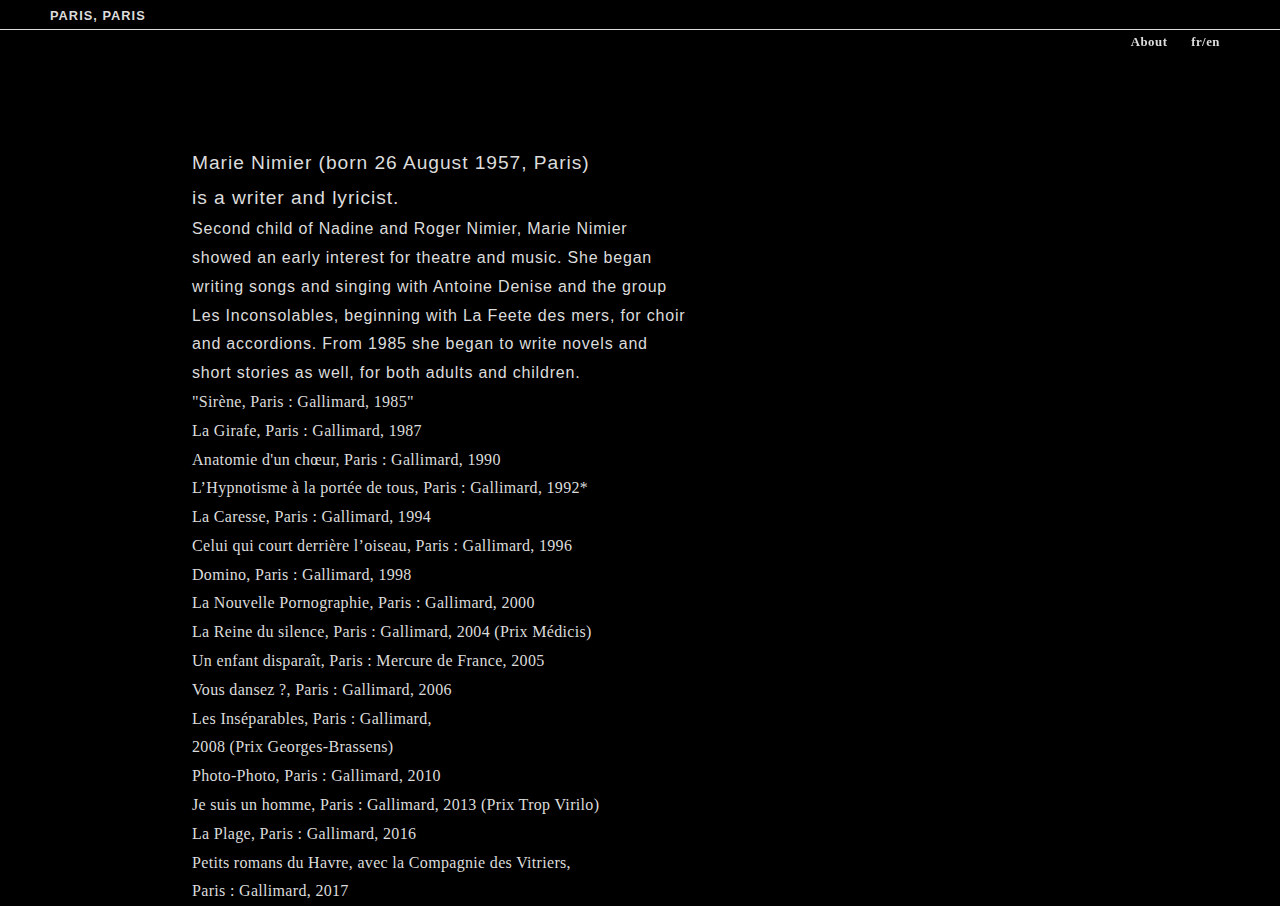
<file: unit_6/about.html>
<!DOCTYPE html>
<html>
<head>
	<title>About</title>
	<link rel="stylesheet" type="text/css" href="css/style.css" >
</head>	
<body>

 <div class="mother-container"> 

	<nav class="topnav-menu">PARIS, PARIS</nav>
	<nav class="topnav-right">
	<a href="about.html">About</a> 
	<a href="index_fr.html">fr/en</a>
	</nav>

Marie Nimier ( born 26 August 1957, Paris)
is a French novelist and lyricist.

<header class="article" class="aside" id="nimier-about"> 
	<h4 class="AuthHdr"> Marie Nimier (born 26 August 1957, Paris)<br>
is a writer and lyricist.</h4>

	<h5 class="AuthAbout"> Second child of Nadine and Roger Nimier, Marie Nimier showed an early interest for theatre and music. She began writing songs and singing with Antoine Denise and the group Les Inconsolables, beginning with La Feete des mers, for choir and accordions. From 1985 she began to write novels and short stories as well, for both adults and children.
	</h5>

	</header>
	<p class = "article" class="AuthImg" id="nimier-about"></p>
	<ul class="AuthList">

		<li>"Sirène, Paris : Gallimard, 1985"</li>
		<li>La Girafe, Paris : Gallimard, 1987</li>
		<li>Anatomie d'un chœur, Paris : Gallimard, 1990</li>
		<li>L’Hypnotisme à la portée de tous, Paris : Gallimard, 1992* </li>
		<li>La Caresse, Paris : Gallimard, 1994</li>
		<li>Celui qui court derrière l’oiseau, Paris : Gallimard, 1996</li>
		<li>Domino, Paris : Gallimard, 1998</li>
		<li>La Nouvelle Pornographie, Paris : Gallimard, 2000</li>
		<li>La Reine du silence, Paris : Gallimard, 2004 (Prix Médicis)</li>
		<li>Un enfant disparaît, Paris : Mercure de France, 2005</li>
		<li>Vous dansez ?, Paris : Gallimard, 2006</li>
		<li>Les Inséparables, Paris : Gallimard, </li>2008 (Prix Georges-Brassens)</li>
		<li>Photo-Photo, Paris : Gallimard, 2010</li>
		<li>Je suis un homme, Paris : Gallimard, 2013 (Prix Trop Virilo)</li>
		<li>La Plage, Paris : Gallimard, 2016</li>
		<li>Petits romans du Havre, avec la Compagnie des Vitriers, Paris : Gallimard, 2017</li>
		

	</ul>


</div>
</body>
</html>
</file>
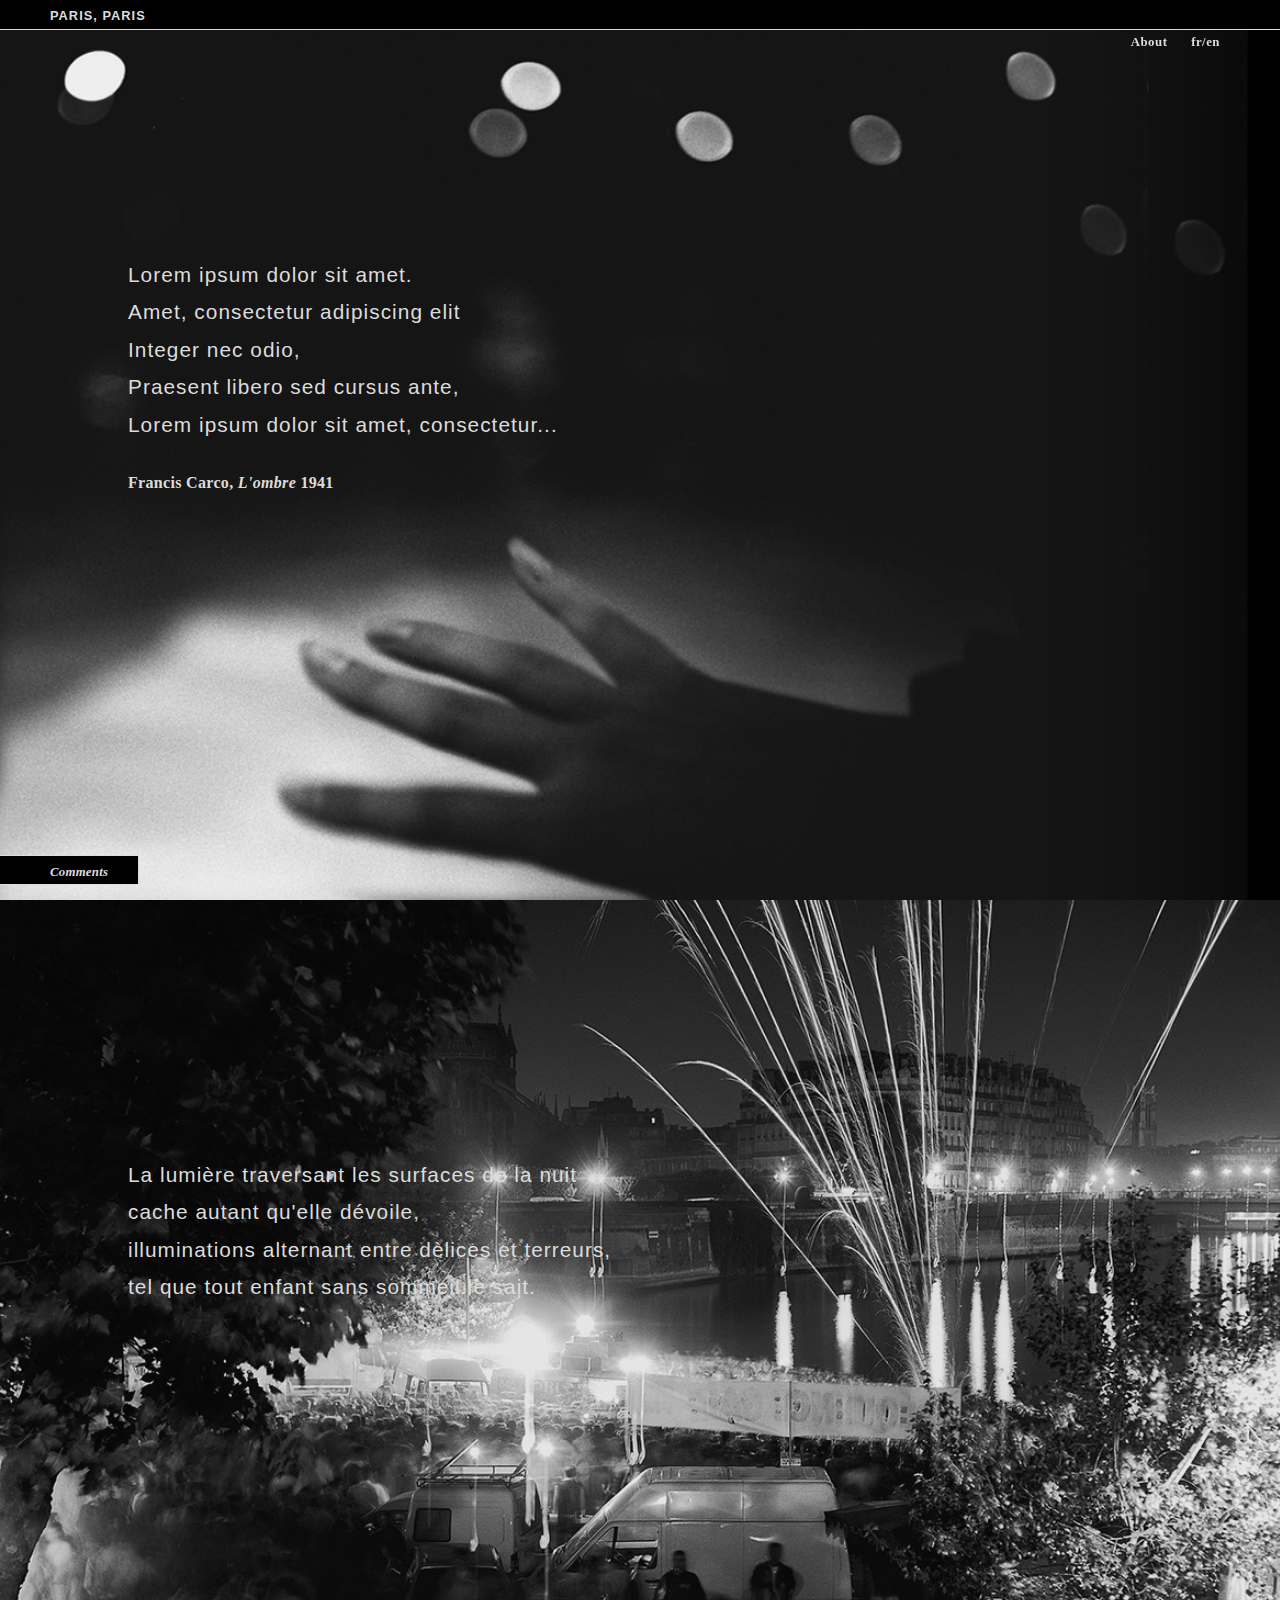
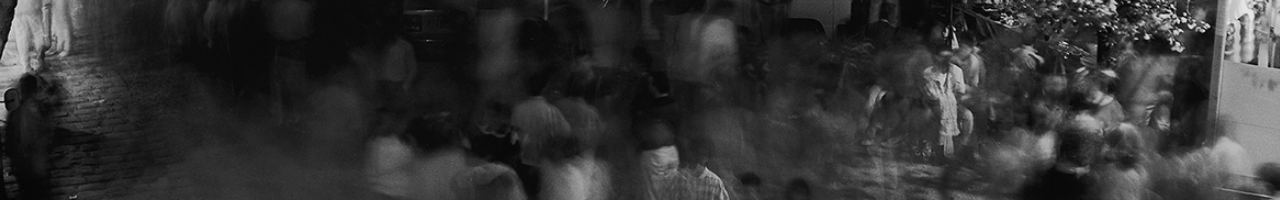
<file: unit_6/index_fr.html>
<!DOCTYPE html>
<html>
<head>
	<title>Paris, Paris</title>
	<link rel="stylesheet" type="text/css" href="css/style.css" >
</head>	
<body>

<!-- <div class="mother-container"> /!-->

	<nav class="topnav-menu">PARIS, PARIS</nav>
	<nav class="topnav-right">
	<a href="about.html">About</a> 
	<a href="index_fr.html">fr/en</a>
	</nav>
	
	
	<header class="section" id="intro-dreamyhand"> 
	<h1 class="intro"> Lorem ipsum dolor sit amet. <br>
	Amet, consectetur adipiscing elit<br>
	Integer nec odio,<br>
	Praesent libero sed cursus ante,<br>
	Lorem ipsum dolor sit amet, consectetur...</h1>

	<h2 class="AuthRef"> Francis Carco, <em>L'ombre </em>1941</h2>
	</header>


	<header class="section" id="intro2-fireworks">
	<h1 class="intro"> La lumière traversant les surfaces de la nuit<br>
	cache autant qu'elle dévoile, <br>
	illuminations alternant entre dèlices et terreurs,<br>
	tel que tout enfant sans sommeil le sait.</h1>
	</header>

	

	
	<footer class="footernav-comments"><em>Comments<em></footer>
	
</div>
</body>
</html>
</file>
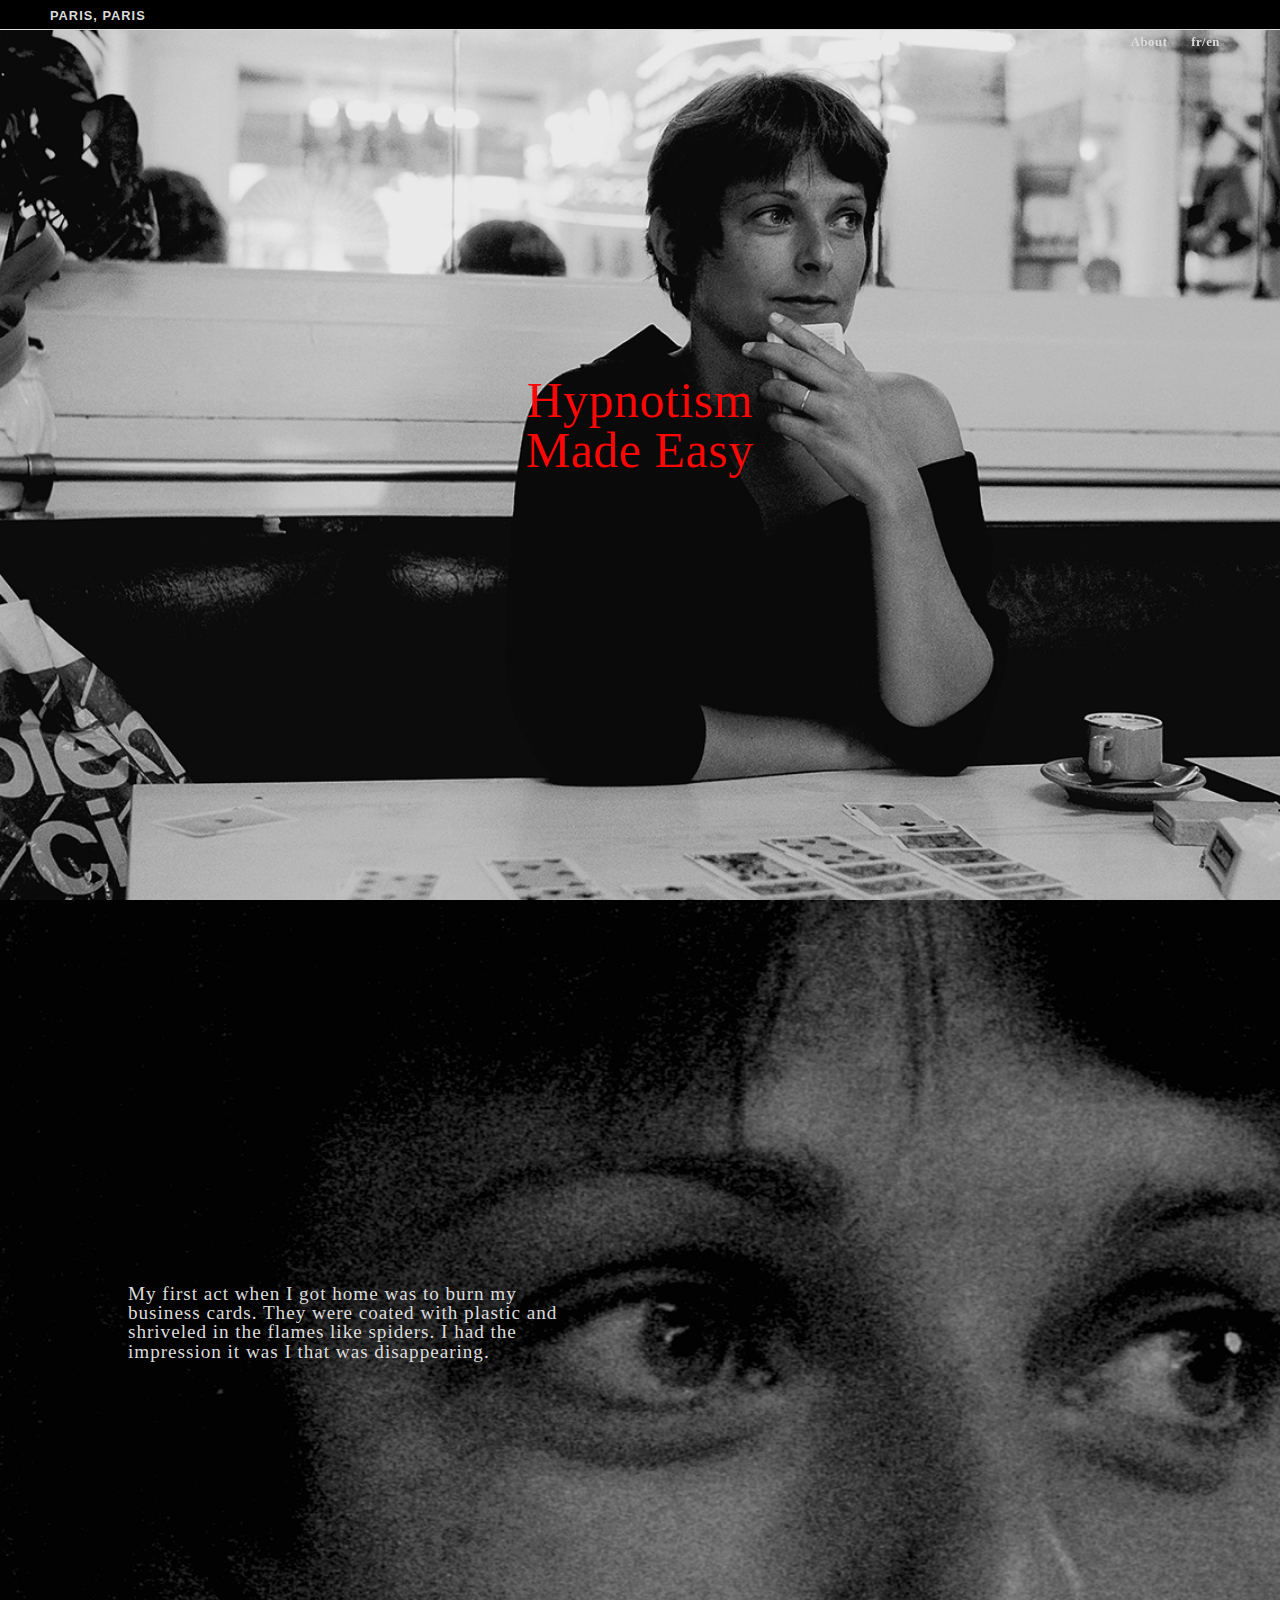
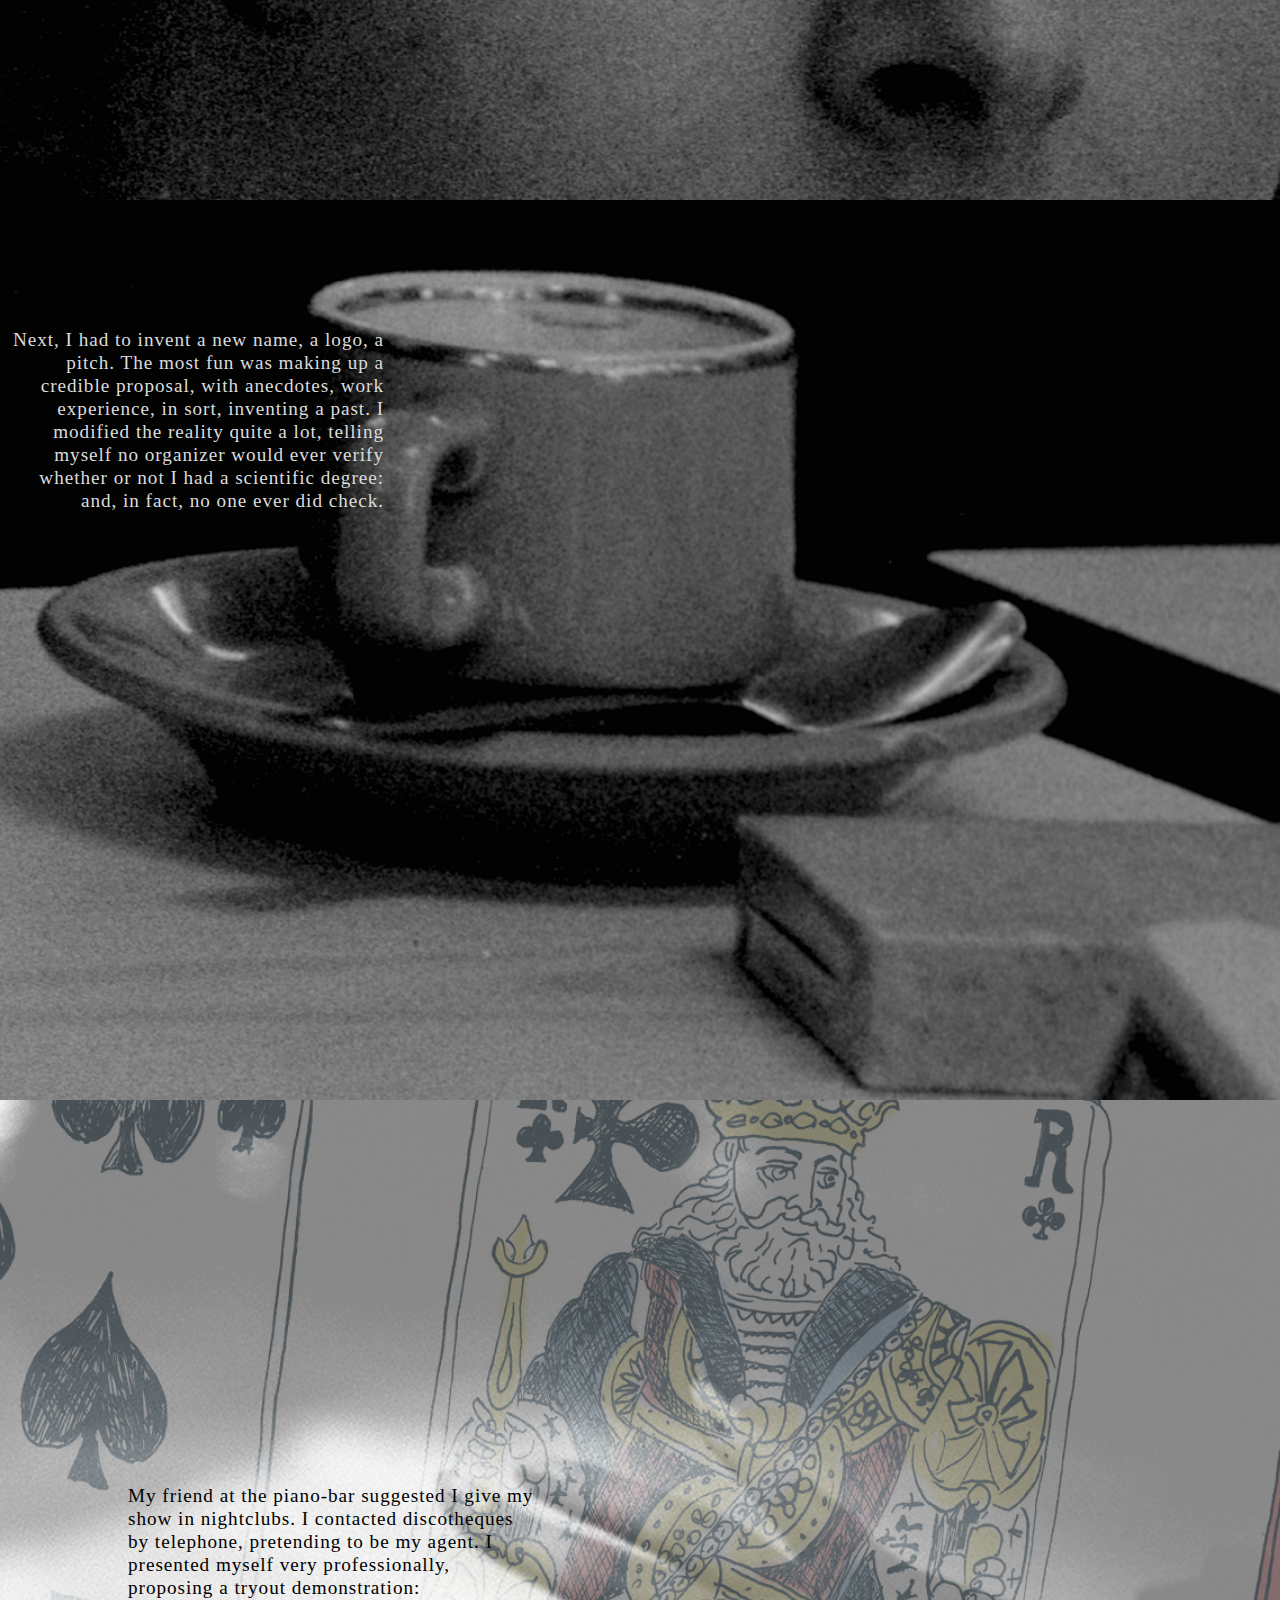
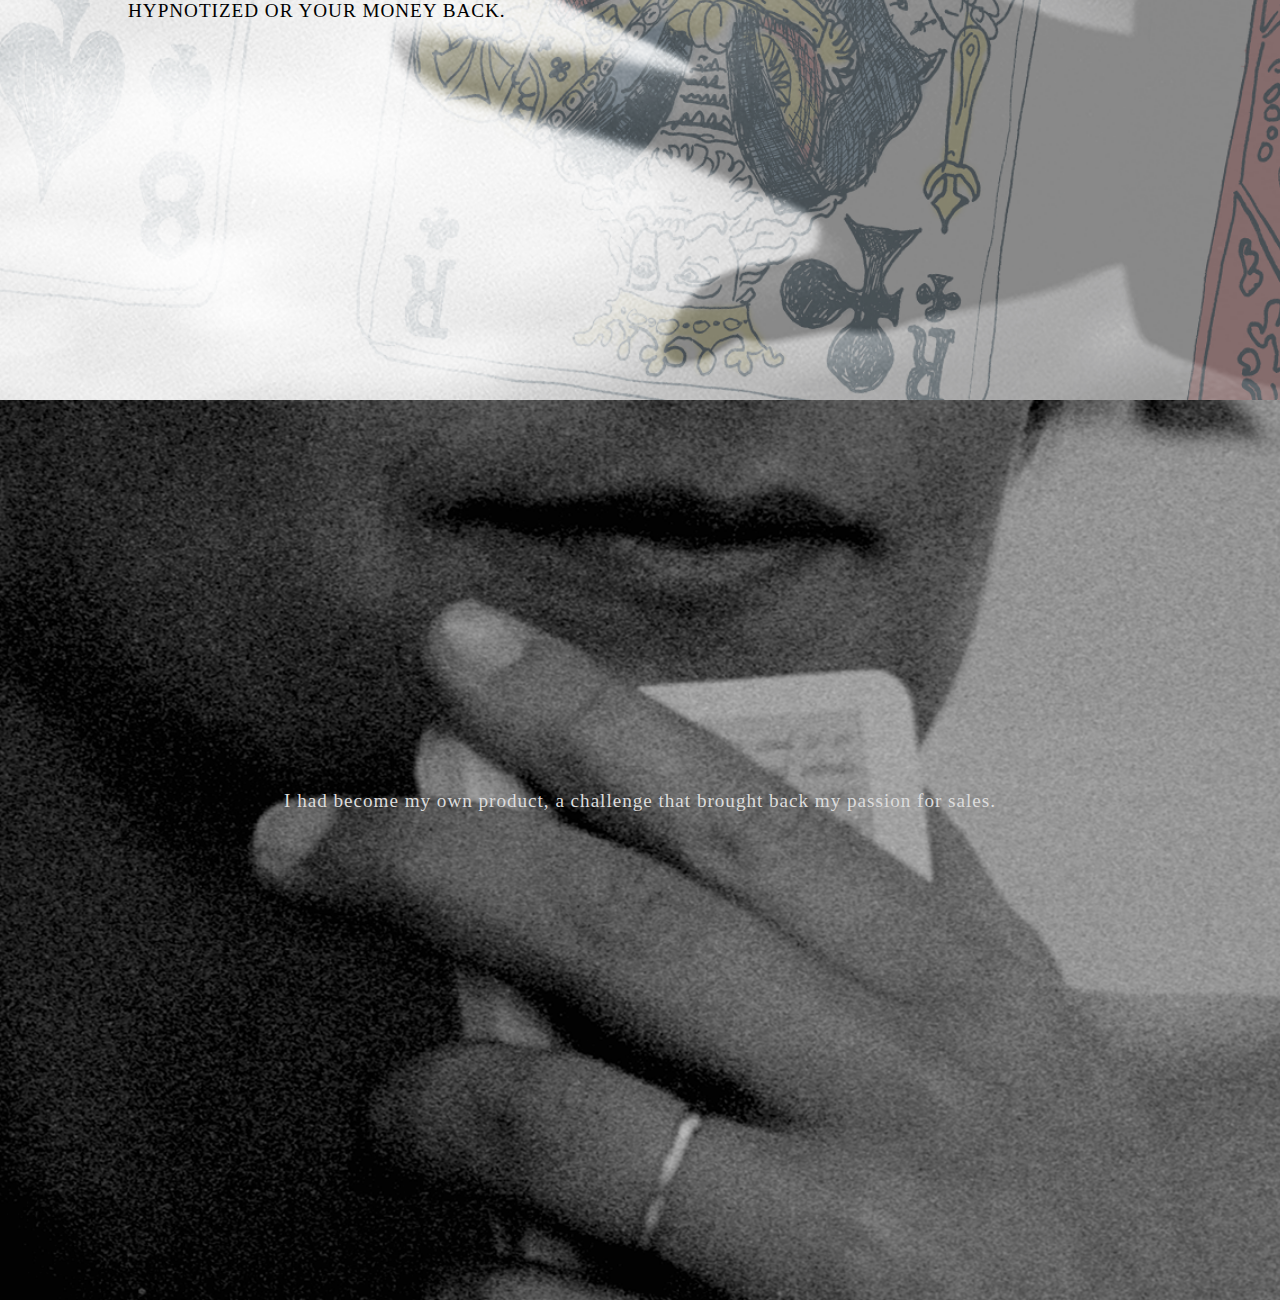
<file: unit_6/nimier.html>
<!DOCTYPE html>
<html>
<head>
	<title>Marie Nimier</title>
	<link rel="stylesheet" type="text/css" href="css/style.css" >
</head>	
<body>

 	<div class="mother-container">

	<nav class="topnav-menu">PARIS, PARIS</nav>
	<nav class="topnav-right">
	<a href="about.html">About</a> 
	<a href="index_fr.html">fr/en</a>
	</nav>

	<header class="section" id="nimier-title"> 
	<h3 class="AuthTitle">Hypnotism<br>Made Easy</h3></header>


	<header class="section" id="nimier-firstact"> 
	<p class="AuthTxtL">My first act when I got home was to burn my business cards.
	They were coated with plastic and shriveled in the flames like spiders. I had the impression it was I that was disappearing.</p>
	</header>

	<header class= "section" id="nimier-newname"> 
	<p class="AuthTxtR">Next, I had to invent a new name, a logo, a pitch. The most fun was making up a credible proposal, with anecdotes, work experience, in sort, inventing a past. I modified the reality quite a lot, telling myself no organizer would ever verify whether or not I had a scientific degree: and, in fact, no one ever did check. </p>
	</header>

	<header class= "section" id="nimier-king"> 
	<p class="AuthTxtBLK">My friend at the piano-bar suggested I give my show in nightclubs. I contacted 	discotheques <br> 
		by telephone, pretending to be my agent. I presented myself very professionally, <br>
		proposing a tryout demonstration: <br>
		HYPNOTIZED OR YOUR MONEY BACK.
	</header>

	<header class= "section" id="nimier-cards"> 
	<p class="AuthTxtLast">I had become my own product, a challenge that brought back my passion for sales.</p>
	</header>


</div>
</body>
</html>
</file>
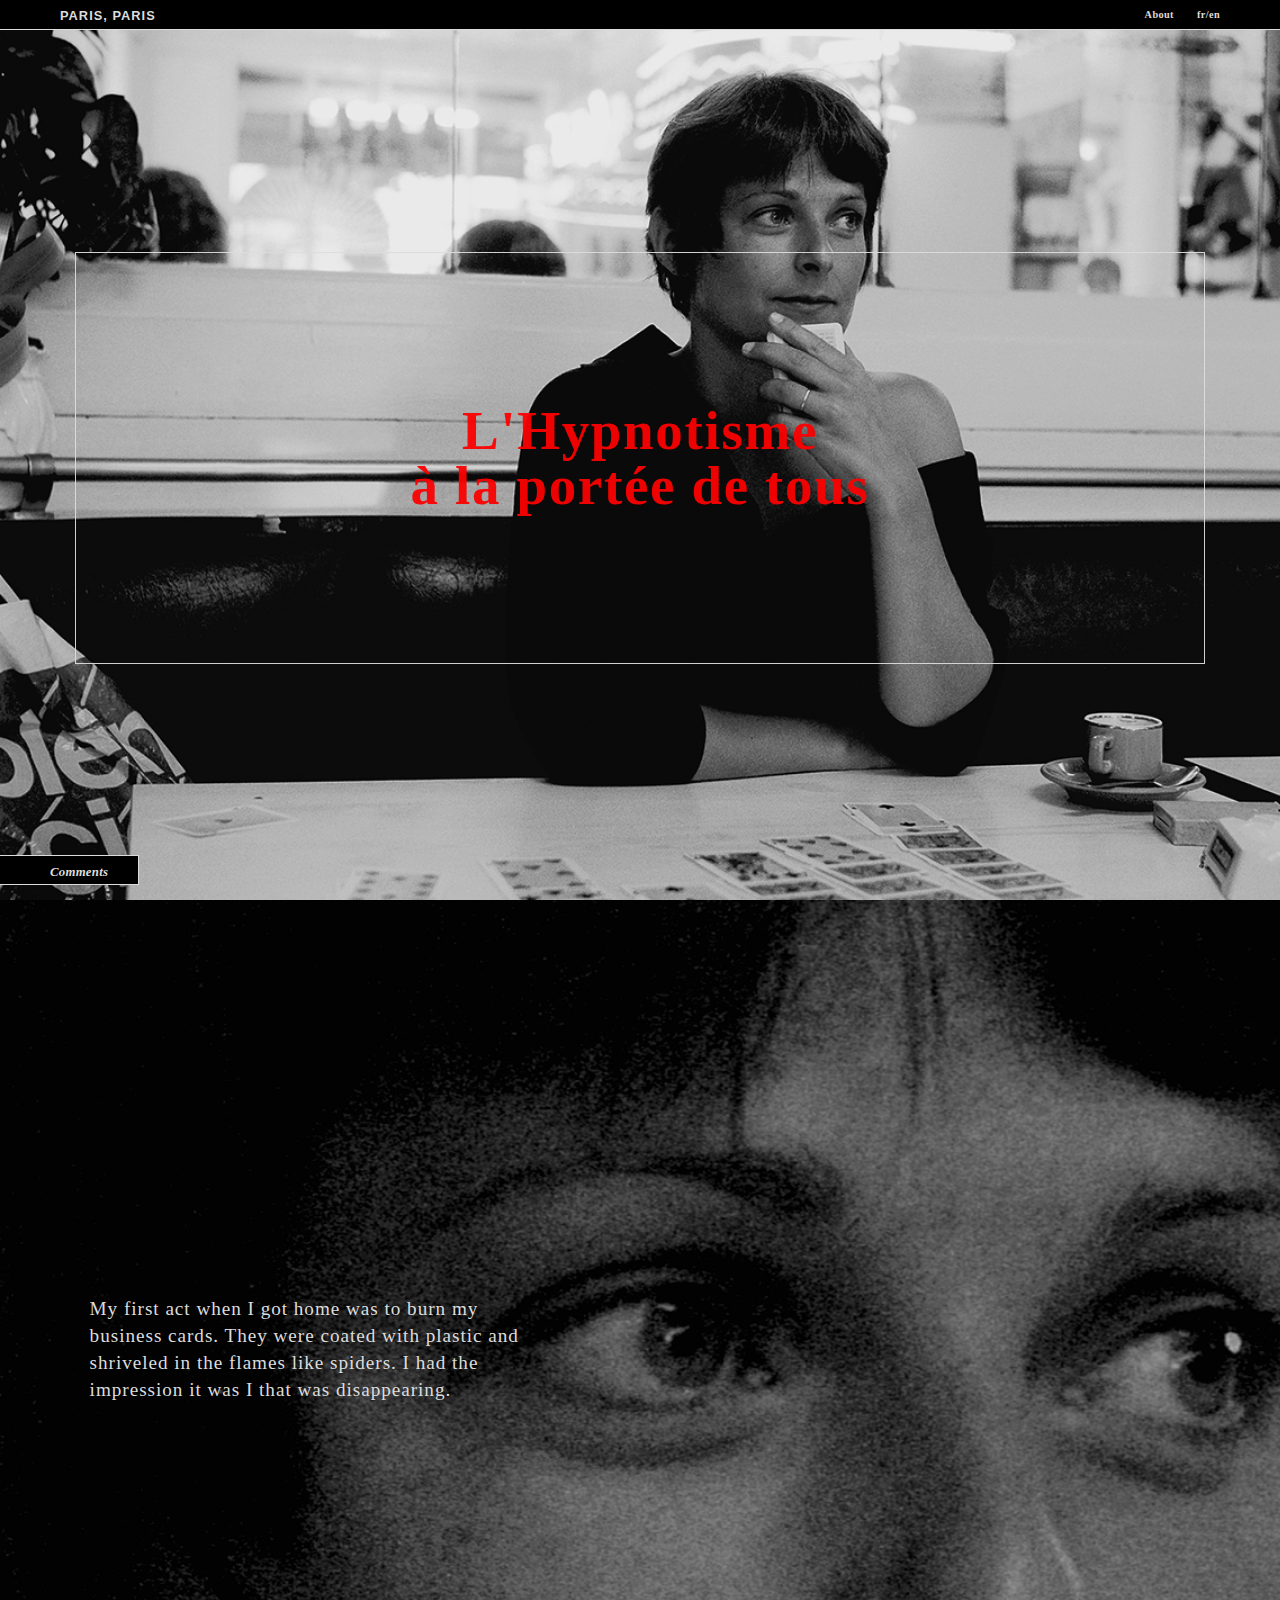
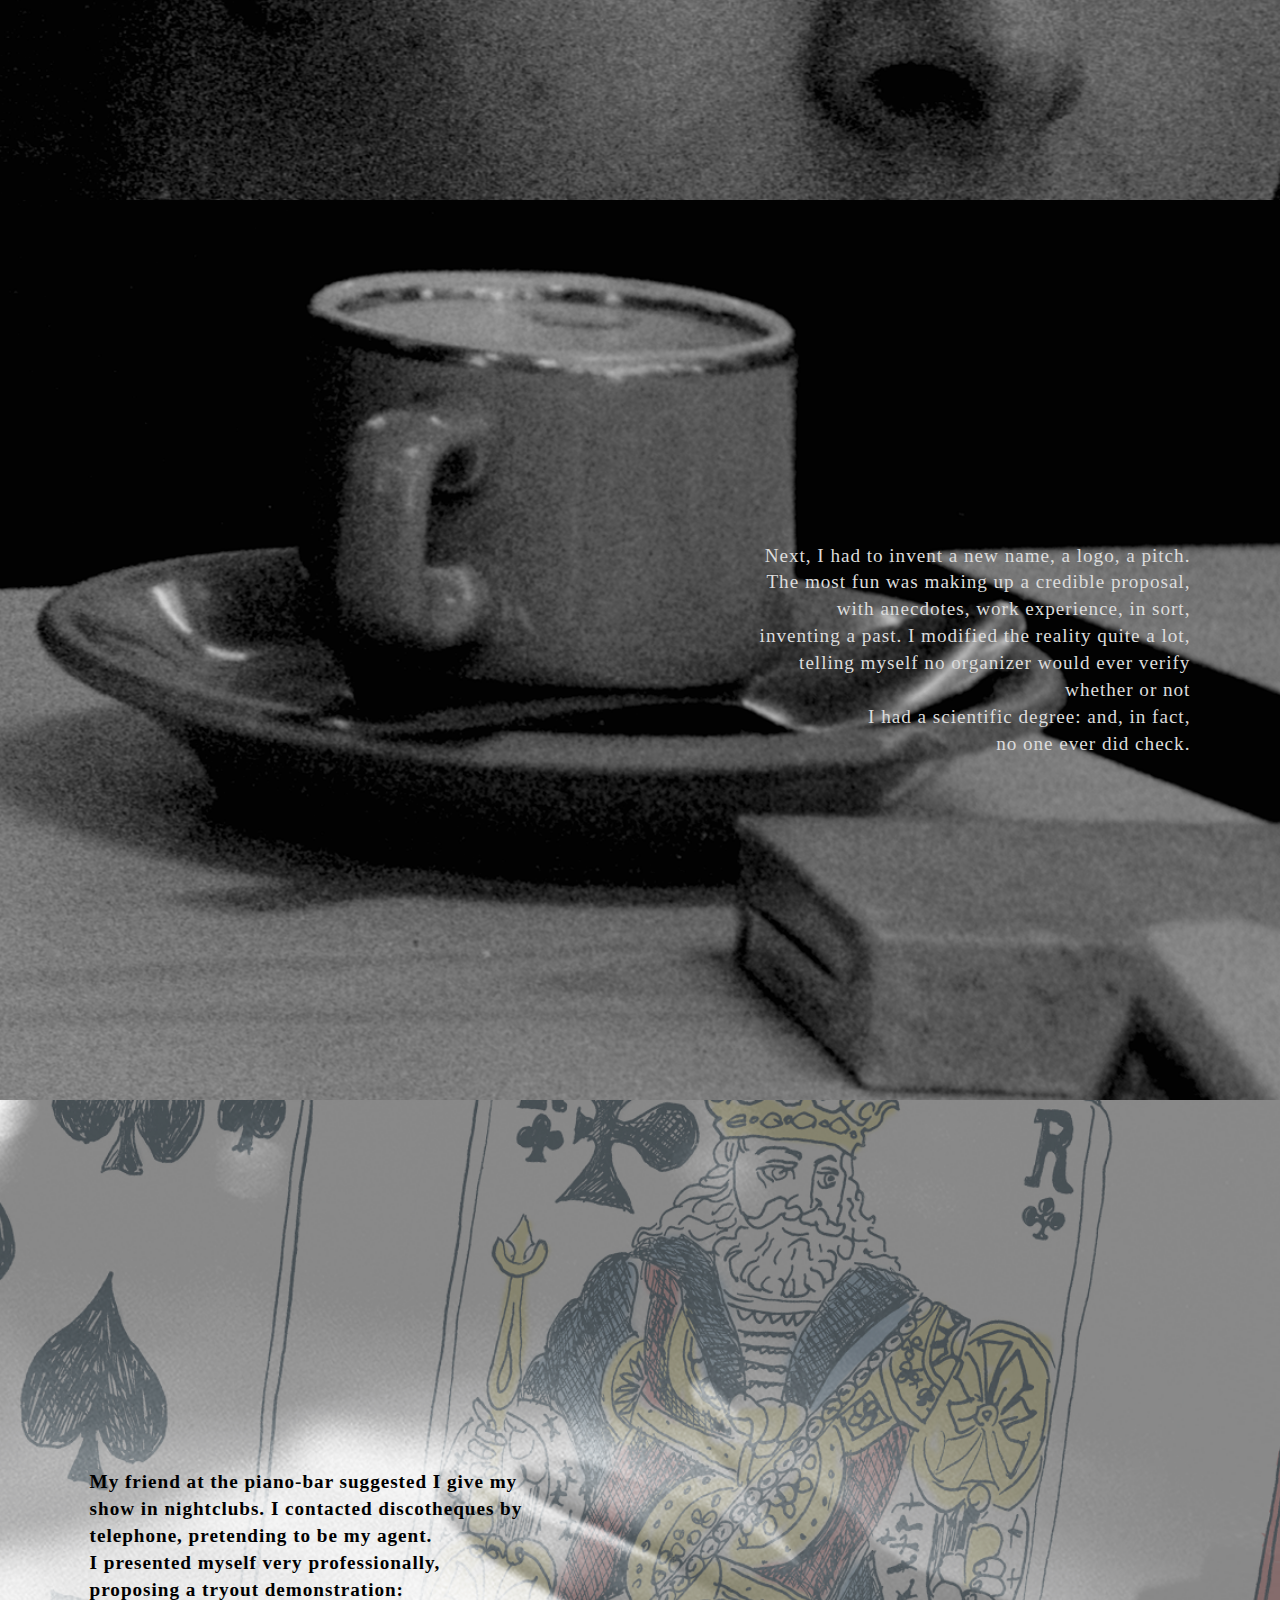
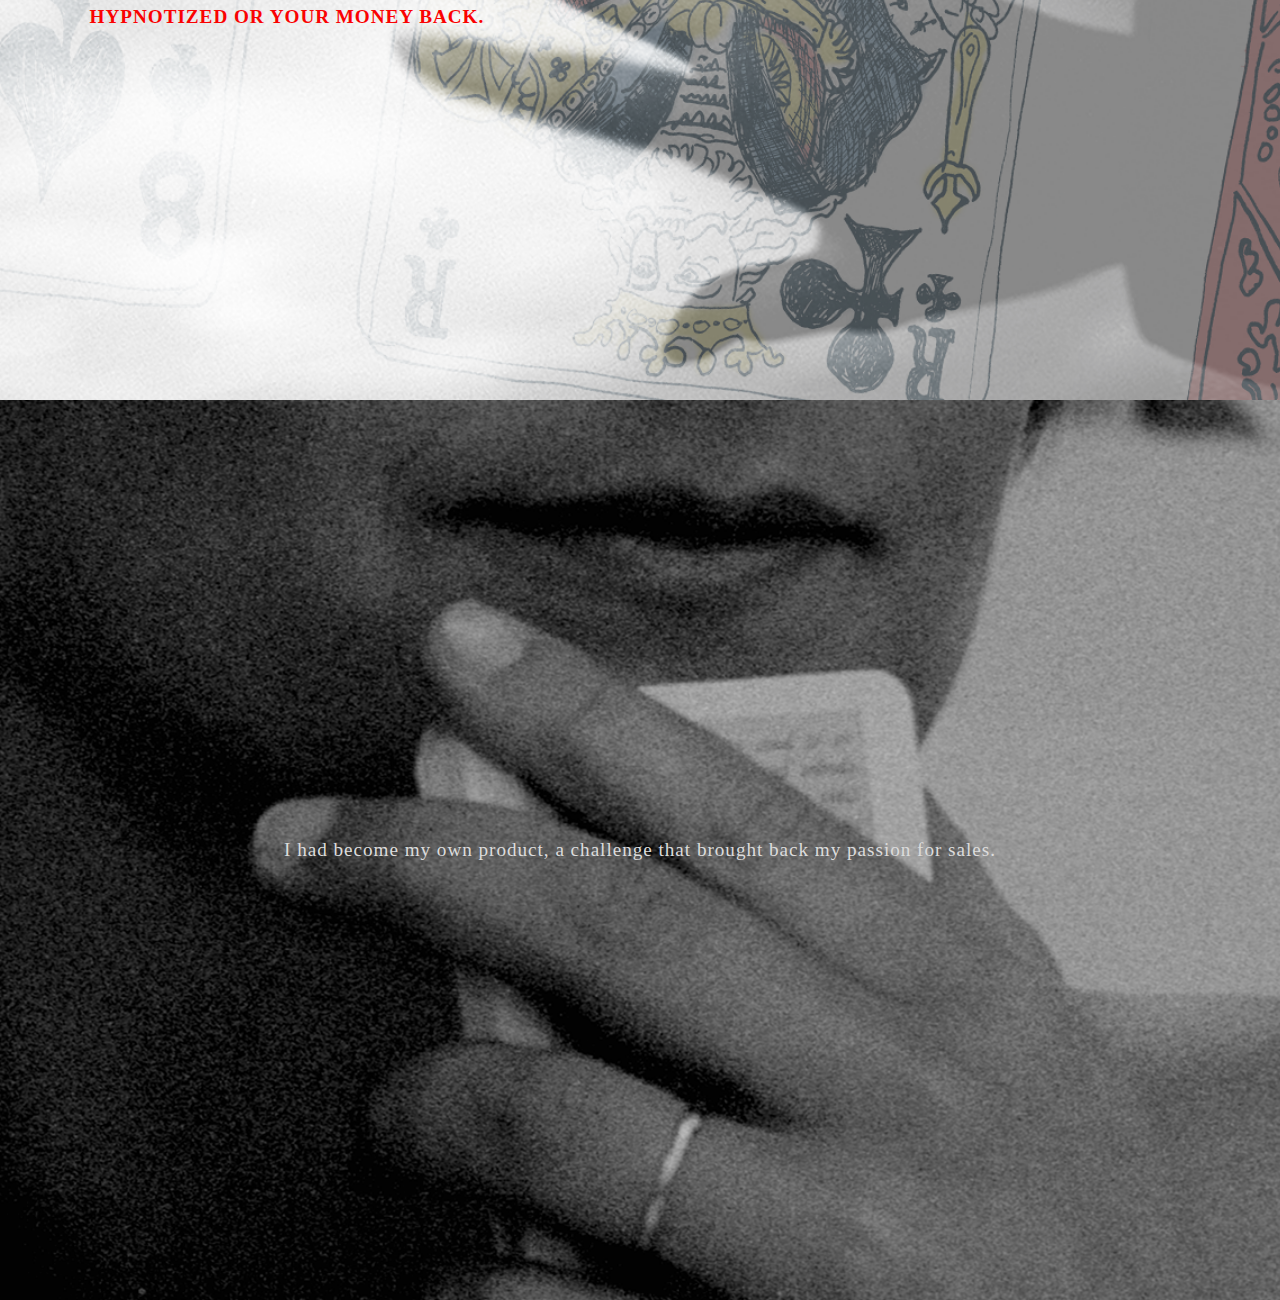
<file: unit_8/nimier.html>
<!DOCTYPE html>
<html>
<head>
	<title>Marie Nimier</title>
	<link href="css/style.css" rel="stylesheet" type="text/css">
	<meta content="width=device-width, initial-scale=1" name="viewport">
</head>
<body>
	<div class="mother-container">
		<nav class="topnav-menu">
			<a href="index.html">PARIS, PARIS</a>
			<nav class="topnav-right">
				<a href="about.html">About</a> <a href="index_fr.html">fr/en</a>
			</nav>
		</nav>
		<header class="section" id="nimier-title">
				<div class="section-title">
					<h3 class="AuthTitle">L'Hypnotisme<br>
					&#224; la port&#233;e de tous</h3>
			</div>
		</header>
		<header class="section" id="nimier-firstact">
			<div class="section-1">
				<p class="AuthTxtL">My first act when I got home was to burn my business cards. They were coated with plastic and shriveled in the flames like spiders. I had the impression it was I that was disappearing.</p>
			</div>
		</header>
		<header class="section" id="nimier-newname">
			<div class="section-2">
				<p class="AuthTxtR">Next, I had to invent a new name, a logo, a pitch. The most fun was making up a credible proposal, with anecdotes, work experience, in sort, inventing a past. I modified the reality quite a lot, telling myself no organizer would ever verify whether or not<br>
				I had a scientific degree: and, in fact,<br>
				no one ever did check.</p>
			</div>
		</header>
		<header class="section" id="nimier-king">
			<div class="section-1">
				<p class="AuthTxtBLK">My friend at the piano-bar suggested I give my show in nightclubs. I contacted discotheques by telephone, pretending to be my agent.<br>
				I presented myself very professionally, proposing a tryout demonstration:<br>
				<font color="#FA0202">HYPNOTIZED OR YOUR MONEY BACK.</font></p>
			</div>
		</header>
		<header class="section" id="nimier-cards">
			<div class="section-title">
				<p class="AuthTxtLast">I had become my own product, a challenge that brought back my passion for sales.</p>
			</div>
		</header>
		<footer class="footernav-comments">
			<em>Comments</em>
		</footer>
	</div>
</body>
</html>
</file>
<file: unit_1/css/main.css>
body {

	background-color: #000000;
	color: #ffffff;
	font-size: 1.2em;
	font-family: helvetica, sans-serif;

	line-height: 1.6;
	margin: 50px 100px 100px 100px;

}
h1 {
	font-family: helvetica, sans-serif;
	font-weight: lighter;
	font:1.6em;	
	
}
</file>
<file: unit_5/css/style.css>
@import url(https://fonts.googleapis.com/css?family=Libre+Franklin:300, 900|Spectral:600,600i);
*{margin:0; padding:0; box-sizing: border-box; }

body {	
	margin: 0px;
	padding: 0px;
	background-color: #000000;	
	color: #dcdcdc;
	
}
/*
.mother-container {
	
	height: 100vh;
	width: 100vw;
	position: absolute;
	top: 0;
	left: 0;
}
*/


.topnav-menu {
	font-family: 'Libre Franklin', sans-serif;
	font-weight: 900;
	letter-spacing: .08em;
	font-size: 0.8em;
	line-height: 1;
	margin-top: 0px;
	height: 30px;
	padding-left: 50px;
	padding-top: 10px;
	padding-bottom: 10px;
	background-color: #000;
	position: fixed;
	top: 0px;
	left: 0px;
	width: 100%;
	border-bottom-style: solid;
	border-width: 1px;
	border-color: #dcdcdc;

}

.section{
	width: 100%;
	min-height: 100vh;
	background-size: cover;
	background-repeat: no-repeat;
}

#intro-dreamyhand {

	background-image: url('../intro-img/dreamy_hand-1200-optimized-1.png');
	
		
}

#intro2-fireworks {

	background-image: url('../intro-img/fireworks-1200.jpg');
	

}	


.intro {
	
	font-family: 'Libre Franklin', sans-serif;
	font-weight: 300;
	letter-spacing: .05em;
	font-size: 1.3em;
	line-height: 1.8;
	padding-top: 20%;
	padding-left: 10%;
			
}
.AuthRef {

	font-size: 1em;
	font-family: 'Spectral', serif;
	font-weight: 300i;
	letter-spacing: .02em;
	text-align: left;    
	line-height: 5em;
	padding-left: 10%;

}

.footernav-comments {

	font-family: 'Spectral', serif;
	font-weight: 600;
	letter-spacing: .02em;
	font-size: 0.8em;
	height: 30px;
	padding-left: 50px;
	padding-top: 10px;
	padding-bottom: 10px;
	padding-right: 30px;
	line-height: 1;
	background-color: #000;
	border-width: 1px;
	border-color: #dcdcdc;
	position: fixed;
	bottom: 15px;
	left: 0px;
	border-color: #dcdcdc;
	border-top-style: solid;
	border-right-style: solid;
	border-bottom-style: solid;

}





	




/*h6 {font-size: 0.7em;
	font-family: , serif;
	padding: 30%;

	}
<img src="img/dreamy_hand-1200-optimized.jpg">
.shite {
}
</file>
<file: unit_6/css/style.css>
@import url(https://fonts.googleapis.com/css?family=Libre+Franklin:300, 900|Spectral:300,600,600i,EB+Garamond);
*{margin:0; padding:0; box-sizing: border-box; }

/*<style>
  @import url("https://use.typekit.net/jls8ebw.css");
</style>*/

/* Styling for the Intro sequence starts here*/

body {	
	margin: 0px;
	padding: 0px;
	background-color: #000000;	
	color: #dcdcdc;
	
}
/*
.mother-container {
	
	height: 100vh;
	width: 100vw;
	position: absolute;
	top: 0;
	left: 0;
}
*/

.topnav-menu {
	font-family: 'Libre Franklin', sans-serif;
	font-weight: 900;
	letter-spacing: .08em;
	font-size: 0.8em;
	line-height: 1;
	margin-top: 0px;
	height: 30px;
	padding-left: 50px;
	padding-top: 10px;
	padding-bottom: 10px;
	background-color: #000;
	position: fixed;
	top: 0px;
	left: 0px;
	width: 100%;
	/*width: 1000px;*/
	border-bottom-style: solid;
	border-width: 1px;
	border-color: #dcdcdc;

}
.topnav-right{
	font-size: 0.8em;
	font-family: 'Spectral', serif;
	font-weight: 600;
	letter-spacing: .04em;
	line-height: 1;
	margin-top: 0px;
	height: 30px;
	padding-right: 50px;
	padding-top: 10px;
	padding-bottom: 10px;
	background-color: #000;
	position: fixed;
	top: 0px;
	right: 0px;
	text-align: right;    
	line-height: 5em;
	width: 20%;
	/*width: 1000px;*/
	border-bottom-style: solid;
	border-width: 1px;
	border-color: #dcdcdc;
	
}

a {
	text-decoration: none;
	padding: 10px;
	color: #dcdcdc;
}

.section{
	width: 100%;
	min-height: 100vh;
	background-size: cover;
	background-repeat: no-repeat;
}

#intro-dreamyhand {

	background-image: url('../intro-img/dreamy_hand-1200-optimized-1.png');			
}
#intro2-fireworks {

	background-image: url('../intro-img/fireworks-1200.jpg');
}	
#intro3-merrygoround {
	background-image: url('../intro-img/merry-go-round-1200.jpg');
}
#intro4-arcdetriomphe3 {
	background-image: url('../intro-img/arc_de_triomphe_3-1200.jpg');
}
#intro5-voiepompidou {
	background-image: url('../intro-img/voie_pompidou-1200.jpg');
}
#intro6-stalingrad {
	background-image: url('../intro-img/stalingrad-1200.jpg');
}
#intro7-camera {
	background-image: url('../intro-img/camera-1200.jpg');
}
#intro8-tourists {
	background-image: url('../intro-img/tourists-1200.jpg');
}
#intro9-steustache {
	background-image: url('../intro-img/st_eustache-1200.jpg');
}
#intro10-toureiffel {
	background-image: url('../intro-img/tour_eiffel-1200.jpg');
}
#intro11-lasamaritaine {
	background-image: url('../intro-img/la_samaritaine-1200.jpg');
}

.intro {
	
	font-family: 'Libre Franklin', sans-serif;
	font-weight: 300;
	letter-spacing: .05em;
	font-size: 1.3em;
	line-height: 1.8;
	padding-top: 20%;
	padding-left: 10%;
	vertical-align: middle;
			
}
.AuthRef {

	font-size: 1em;
	font-family: 'Spectral', serif;
	font-weight: 300i;
	letter-spacing: .02em;
	text-align: left;    
	line-height: 5em;
	padding-left: 10%;

}

.footernav-comments {

	font-family: 'Spectral', serif;
	font-weight: 600;
	letter-spacing: .02em;
	font-size: 0.8em;
	height: 30px;
	padding-left: 50px;
	padding-top: 10px;
	padding-bottom: 10px;
	padding-right: 30px;
	line-height: 1;
	background-color: #000;
	border-width: 1px;
	border-color: #dcdcdc;
	position: fixed;
	bottom: 15px;
	left: 0px;
	border-color: #dcdcdc;
	border-top-style: solid;
	border-right-style: solid;
	border-bottom-style: solid;

}

/* Styling for the Author Sequence (AuthSeq) Pages starts here */

.AuthTitle {
	
	font-family: 'Spectral', serif;
	font-weight: 300;
	letter-spacing: .01em;
	font-size: 50px;
	line-height: 1;
	padding-top: 375px;
	text-align: center;
	color: #fe0606;	
	/*outline-style: solid;
	outline-width: 1px;
	outline-color: #dcdcdc;
	min-height: 90vh;
	min-width: 90vh;
	width:90%;
	height: 90%;*/
		
}

.AuthTxtL {
	
	font-family: 'Garamond', serif;
	font-weight: 400;
	letter-spacing: .05em;
	font-size: 1.2em;
	line-height: 1;
	width: 30em;
	padding-top: 30%;
	padding-left: 10%;
	text-align: left;
			
}

.AuthTxtR {
	
	font-family: 'Garamond', serif;
	font-weight: 300;
	letter-spacing: .05em;
	font-size: 1.2em;
	line-height: 1.2;
	width: 30%;
	padding-top: 10%;
	text-align: right;

			
}

.AuthTxtBLK{
	
	font-family: 'Garamond', serif;
	color: #000000;
	font-weight: 500;
	letter-spacing: .05em;
	font-size: 1.2em;
	line-height: 1.2;
	width: 30em;
	padding-top: 30%;
	padding-left: 10%;
	text-align: left;
}

.AuthTxtLast {
	
	font-family: 'Garamond', serif;
	font-weight: 300;
	letter-spacing: .05em;
	font-size: 1.2em;
	line-height: 1.8;
	padding-top: 30%;
	text-align: center;
			
}

/*author pages content starts here*/

/*nimier*/

#nimier-title {
	background-image: url('../nimier-img/nimier_m_title-img-1200.jpg');
}

#nimier-firstact {
	background-image: url('../nimier-img/nimier_m_firstact.png');
}

#nimier-newname {
	background-image: url('../nimier-img/nimier_m_coffee_cup.png');
}
#nimier-king {
	background-image: url('../nimier-img/nimier_m_kingofhearts.png');
}
#nimier-cards {
	background-image: url('../nimier-img/nimier_m_cards-1200.png');
}

/*end author pages content*/

/*About page styling starts here*/

.article{

	padding-top: 10%;
	padding-left: 15%;
	column-width: : 600px;
	float:left;
	display: inline-block;	

}

.aside{
	column-width: 400px;
	float: left; 


}

.AuthHdr {

	font-family: 'Libre Franklin', sans-serif;
	font-weight: 300;
	letter-spacing: .05em;
	font-size: 1.2em;
	line-height: 1.8;
	width: 600px;
	

}

.AuthAbout{

	font-family: 'Libre Franklin', sans-serif;
	font-weight: 300;
	letter-spacing: .05em;
	font-size: 1em;
	line-height: 1.8;
	width: 500px;


}

.AuthList {
	font-size: 1em;
	font-family: 'Spectral', serif;
	font-weight: 300i;
	letter-spacing: .02em;
	text-align: left;    
	line-height: 1.8;
	width: 600px;
	padding-left: 15%;
	list-style-type: none;
	

}

.AuthImg {
	width:400px;
	border: 1,1,1,1px;
	border-style: solid;
	border-color:#dcdcdc;

}




#nimier-about{
	 url('../about-img/nimier_m.jpg');
}
</file>
<file: unit_8/css/style.css>
@import url(https://fonts.googleapis.com/css?family=Libre+Franklin:300, 900|Spectral:300,600,600i,EB+Garamond);
* {
	margin: 0;
	padding: 0;
	box-sizing: border-box;
}

/* Styling for global elements starts here*/

body {
	margin: 0px;
	padding: 0px;
	background-color: #000000;
	color: #dcdcdc;
}

.mother-container {
	
	height: 100vh;
	width: 100vw;
	position: absolute;
	top: 0;
	left: 0;
}


.topnav-menu {
	height: 30px;
	padding-left: 50px;
	padding-top: 10px;
	padding-right: 50px;
	padding-bottom: 10px;
	background-color: #000;
	position: fixed;
	top: 0px;
	left: 0px;
	width: 100%;
	/*width: 1000px;*/
	border-bottom-style: solid;
	border-width: 1px;
	border-color: #dcdcdc;
}
.topnav-menu  {
	font-family: 'Libre Franklin', sans-serif;
	font-weight: 900;
	letter-spacing: .08em;
	font-size: 0.8em;
	line-height: 1;
	float: left;
}
.topnav-right {
	font-size: 0.8em;
	font-family: 'Spectral', serif;
	font-weight: 600;
	letter-spacing: .04em;
	line-height: 1;
	float: right;
}
a {
	text-decoration: none;
	padding: 10px;
	color: #dcdcdc;
}
.section {
	width: 100%;
	min-height: 100vh;
	background-size: cover;
	background-repeat: no-repeat;


}
.footernav-comments {
	font-family: 'Spectral', serif;
	font-weight: 600;
	letter-spacing: .02em;
	font-size: 0.8em;
	height: 30px;
	padding-left: 50px;
	padding-top: 10px;
	padding-bottom: 10px;
	padding-right: 30px;
	line-height: 1;
	background-color: #000;
	border-width: 1px;
	border-color: #dcdcdc;
	position: fixed;
	bottom: 15px;
	left: 0px;
	border-color: #dcdcdc;
	border-top-style: solid;
	border-right-style: solid;
	border-bottom-style: solid;
}

/* Styling for the Intro sequence starts here*/

.section-introtxt {
	width: 100%;
	/*max-width: 1200px;
	margin: 0 auto;*/
	min-height: 100vh;
	display: flex;
	/*flex-direction: row-reverse;*/
	flex-direction: column;
	flex-wrap: nowrap;
	justify-content: center;
	align-items: flex-start;
	padding-left: 7%;
	/*padding-top: 20%*/
	
}

.intro {
	font-family: 'Libre Franklin', sans-serif;
	font-weight: 300;
	letter-spacing: .05em;
	font-size: 1.3em;
	line-height: 1.5;
	padding-left: 4%;

}
.AuthRef {
	font-size: 1em;
	font-family: 'Spectral', serif;
	font-weight: 300i;
	letter-spacing: .02em;
	line-height: 5em;
	padding-left: 4%;
}
#intro-dreamyhand {
	background-image: url('../intro-img/dreamy_hand-1200-optimized-1.png');
}
#intro2-fireworks {
	background-image: url('../intro-img/fireworks-1200.jpg');
}
#intro3-merrygoround {
	background-image: url('../intro-img/merry-go-round-1200.jpg');
}
#intro4-arcdetriomphe3 {
	background-image: url('../intro-img/arc_de_triomphe_3-1200.jpg');
}
#intro5-voiepompidou {
	background-image: url('../intro-img/voie_pompidou-1200.jpg');
}
#intro6-stalingrad {
	background-image: url('../intro-img/stalingrad-1200.jpg');
}
#intro7-camera {
	background-image: url('../intro-img/camera-1200.jpg');
}
#intro8-tourists {
	background-image: url('../intro-img/tourists-1200.jpg');
}
#intro9-steustache {
	background-image: url('../intro-img/st_eustache-1200.jpg');
}
#intro10-toureiffel {
	background-image: url('../intro-img/tour_eiffel-1200.jpg');
}
#intro11-lasamaritaine {
	background-image: url('../intro-img/la_samaritaine-1200.jpg');
}

/* Styling for the Author Sequence (AuthSeq) Pages starts here */

.section-title {
	width: 100%;
	/*max-width: 1200px;
	margin: 0 auto;*/
	min-height: 100vh;
	display: flex;
	/*flex-direction: row-reverse;*/
	flex-direction: column;
	flex-wrap: nowrap;
	justify-content: center;
	align-items: flex-center;

	
}
.section-1 {
	width: 100%;
	/*max-width: 1200px;
	margin: 0 auto;*/
	min-height: 100vh;
	display: flex;
	/*flex-direction: row-reverse;*/
	flex-direction: column;
	flex-wrap: nowrap;
	justify-content: center;
	align-items: flex-start;
	padding-left: 7%;
	/*padding-top: 20%*/
	
}
.section-2 {
	width: 100%;
	/*max-width: 1200px;
	margin: 0 auto;*/
	min-height: 100vh;
	display: flex;
	flex-direction: row-reverse;
	flex-direction: column;
	flex-wrap: nowrap;
	justify-content: center;
	align-items: flex-end;
	padding-right: 7%;
	/*padding-top: 10%;
	*/

}


.AuthTitle {
	font-family: 'BodoniSH-Roman', serif;
	src: url("BodoniSH-Roman.otf");
	font-weight: 600;
	letter-spacing: .03em;
	font-size: 55px;
	line-height: 1;
	/*padding-top: 50%;*/
	text-align: center;
	color: #fa0202;
	opacity: 0.95;
	border-style: solid;
	border-width: 0.01em;
	border-color: #dcdcdc;
	position: relative;
	padding-top: 150px;
	padding-bottom: 150px;
	margin-left: 75px;
	margin-right: 75px;
	margin-bottom: 30px;
	margin-top: 45px;
}
.AuthTxtL {
	font-family: 'Garamond', serif;
	font-weight: 300;
	letter-spacing: .05em;
	font-size: 1.2em;
	line-height: 1.4;
	width: 27em;
	padding-right: 7%;
}
.AuthTxtR {
	font-family: 'Garamond', serif;
	font-weight: 300;
	letter-spacing: .05em;
	font-size: 1.2em;
	line-height: 1.4;
	width: 27em;
	text-align: right;
	padding-left: 7%;
	/*
	float: right;
	padding-top: 10%;*/
	
}
.AuthTxtBLK {
	font-family: 'Garamond', serif;
	color: #000000;
	font-weight: 700;
	letter-spacing: .05em;
	font-size: 1.2em;
	line-height: 1.4;
	width: 27em;
	padding-right: 7%;
	/*padding-top: 30%;
	
	text-align: left;*/
}
.AuthTxtLast {
	font-family: 'Garamond', serif;
	font-weight: 300;
	letter-spacing: .05em;
	font-size: 1.2em;
	line-height: 1.8;
	/*padding-top: 30%;*/
	text-align: center;
}

/*individual author pages content starts here*/

/*nimier*/

#nimier-title {
	background-image: url('../nimier-img/nimier_m_title-img-1200.jpg');
}
#nimier-firstact {
	background-image: url('../nimier-img/nimier_m_firstact.png');
}
#nimier-newname {
	background-image: url('../nimier-img/nimier_m_coffee_cup.png');
}
#nimier-king {
	background-image: url('../nimier-img/nimier_m_kingofhearts.png');
}
#nimier-cards {
	background-image: url('../nimier-img/nimier_m_cards-1200.png');
}
/*end author pages content*/

/*About page styling starts here*/

.section-article {
	width: 100%;
	/*max-width: 1200px;
	margin: 0 auto;*/
	min-height: 100vh;
	display: flex;
	/*flex-direction: row-reverse;*/
	flex-direction: column;
	flex-wrap: nowrap;
	justify-content: top;
	align-items: flex-start;
	padding-top: 10%;
	padding-left: 10%;
	width: 37em;
	
}
.section-aside {
	width: 100%;
	/*max-width: 1200px;
	margin: 0 auto;*/
	min-height: 100vh;
	display: flex;
	/*flex-direction: row-reverse;*/
	flex-direction: column;
	flex-wrap: nowrap;
	justify-content: top;
	align-items: flex-end;
	padding-top: 10%;
	padding-right: 10%;
	width: 20em;
	/*padding-top: 20%*/
}


/*.article {
	padding-top: 10%;
	padding-left: 15%;
	column-width: : px;
	float: left;
	display: inline-block;

.aside {
	column-width: 400px;
	float: left;
}
}*/
.AboutIntro {
	font-family: 'Libre Franklin', sans-serif;
	font-weight: 300;
	letter-spacing: .05em;
	font-size: 1.3em;
	line-height: 1.4;
	
}
.AboutAuth {
	font-family: 'Garamond', sans-serif;
	font-weight: 300;
	letter-spacing: .05em;
	font-size: 1em;
	line-height: 1.6;
	padding-top: 0.7em;
	
}
.AboutList {
	font-size: 1em;
	font-family: 'Garamond', serif;
	font-weight: 300i;
	letter-spacing: .02em;
	line-height: 1.8;
	list-style-type: none;
	padding-top: 0.7em;
}
.AuthImg {
	border: 1, 1, 1, 1px;
	border-style: solid;
	border-color: #dcdcdc;
}

/*About page content starts here*/

#nimier-about {
	img: url('../about-img/nimier_m.jpg');
}
</file>
